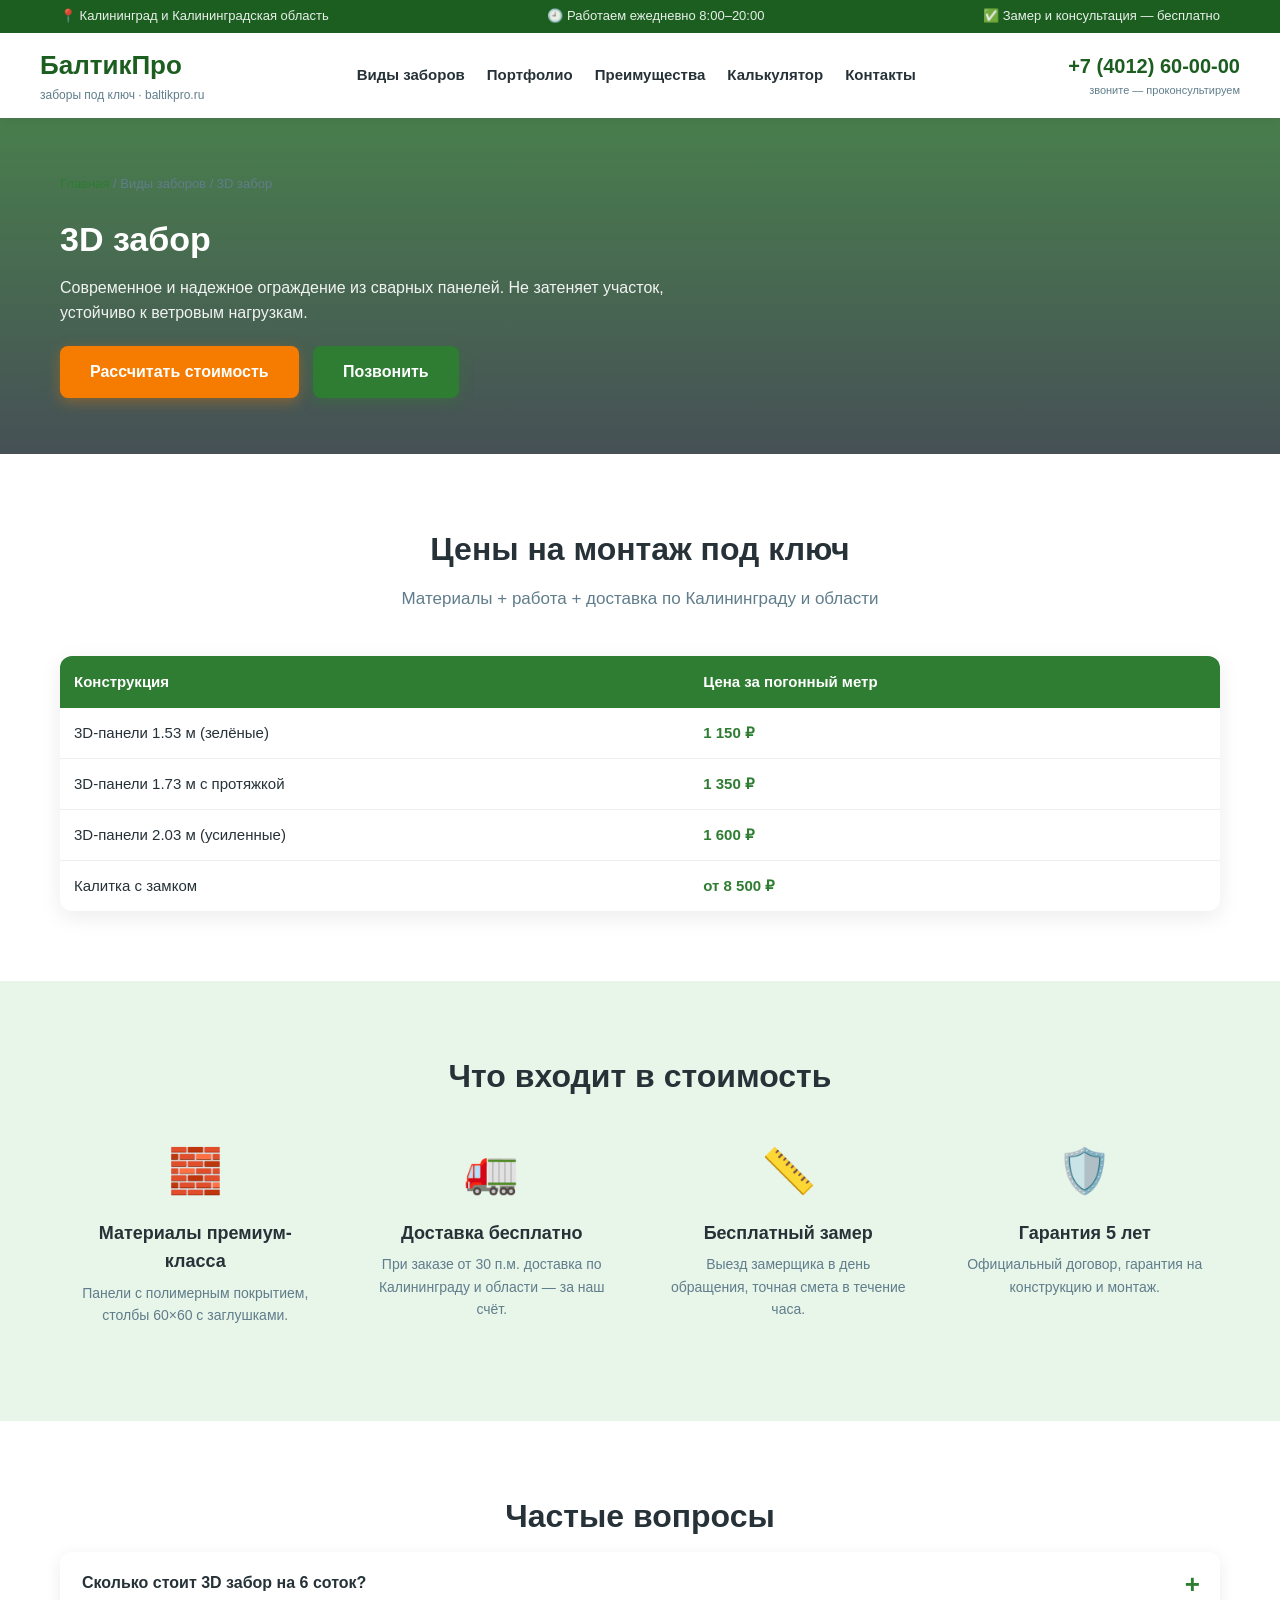
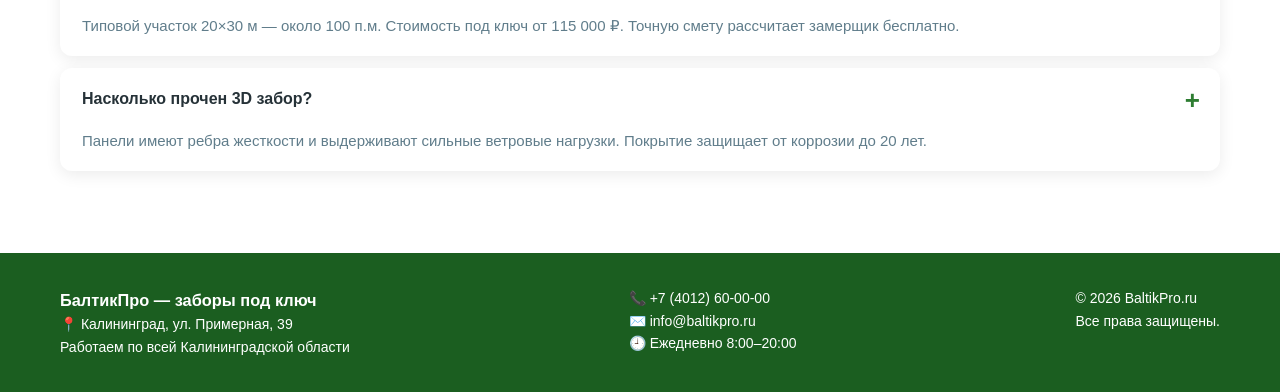
<file: 3d-zabor.html>
<!DOCTYPE html>
<html lang="ru">
<head>
    <meta charset="UTF-8">
    <meta name="viewport" content="width=device-width, initial-scale=1.0">
    <title>3D забор под ключ в Калининграде — цены | БалтикПро</title>
    <link rel="stylesheet" href="style.css">
</head>
<body>
<header>
    <div class="topbar">
        <div class="container">
            <span>📍 Калининград и Калининградская область</span>
            <span>🕘 Работаем ежедневно 8:00–20:00</span>
            <span>✅ Замер и консультация — бесплатно</span>
        </div>
    </div>
    <div class="container nav">
        <a href="index.html" class="logo">БалтикПро <small>заборы под ключ · baltikpro.ru</small></a>
        <nav class="menu" id="main-menu">
            <a href="index.html#types">Виды заборов</a>
            <a href="portfolio.html">Портфолио</a>
            <a href="index.html#adv">Преимущества</a>
            <a href="index.html#calc">Калькулятор</a>
            <a href="contacts.html">Контакты</a>
        </nav>
        <div class="nav-right">
            <a href="tel:+74012600000" class="phone">+7 (4012) 60-00-00 <small>звоните — проконсультируем</small></a>
            <button class="burger" id="burger-btn">☰</button>
        </div>
    </div>
</header>

<section class="page-hero" style="background-image: linear-gradient(rgba(27,94,32,.8),rgba(38,50,56,.85)), url('https://images.unsplash.com/photo-1568605114967-8130f3a36994?auto=format&fit=crop&w=1600&q=60');">
    <div class="container">
        <div class="breadcrumb"><a href="index.html">Главная</a> / Виды заборов / 3D забор</div>
        <h1>3D забор</h1>
        <p>Современное и надежное ограждение из сварных панелей. Не затеняет участок, устойчиво к ветровым нагрузкам.</p>
        <a href="index.html#calc" class="btn" style="margin-top:20px;">Рассчитать стоимость</a>
        <a href="tel:+74012600000" class="btn green" style="margin-top:20px; margin-left:10px;">Позвонить</a>
    </div>
</section>

<section>
    <div class="container">
        <h2 class="sec-title">Цены на монтаж под ключ</h2>
        <p class="sec-sub">Материалы + работа + доставка по Калининграду и области</p>
        <table class="price-table">
            <tr><th>Конструкция</th><th>Цена за погонный метр</th></tr>
            <tr><td>3D-панели 1.53 м (зелёные)</td><td>1 150 ₽</td></tr>
            <tr><td>3D-панели 1.73 м с протяжкой</td><td>1 350 ₽</td></tr>
            <tr><td>3D-панели 2.03 м (усиленные)</td><td>1 600 ₽</td></tr>
            <tr><td>Калитка с замком</td><td>от 8 500 ₽</td></tr>
        </table>
    </div>
</section>

<section class="adv">
    <div class="container">
        <h2 class="sec-title">Что входит в стоимость</h2>
        <div class="grid">
            <div class="adv-item"><div class="ic">🧱</div><h4>Материалы премиум-класса</h4><p>Панели с полимерным покрытием, столбы 60×60 с заглушками.</p></div>
            <div class="adv-item"><div class="ic">🚛</div><h4>Доставка бесплатно</h4><p>При заказе от 30 п.м. доставка по Калининграду и области — за наш счёт.</p></div>
            <div class="adv-item"><div class="ic">📏</div><h4>Бесплатный замер</h4><p>Выезд замерщика в день обращения, точная смета в течение часа.</p></div>
            <div class="adv-item"><div class="ic">🛡️</div><h4>Гарантия 5 лет</h4><p>Официальный договор, гарантия на конструкцию и монтаж.</p></div>
        </div>
    </div>
</section>

<section>
    <div class="container">
        <h2 class="sec-title">Частые вопросы</h2>
        <div class="faq-item"><summary>Сколько стоит 3D забор на 6 соток?</summary><p>Типовой участок 20×30 м — около 100 п.м. Стоимость под ключ от 115 000 ₽. Точную смету рассчитает замерщик бесплатно.</p></div>
        <div class="faq-item"><summary>Насколько прочен 3D забор?</summary><p>Панели имеют ребра жесткости и выдерживают сильные ветровые нагрузки. Покрытие защищает от коррозии до 20 лет.</p></div>
    </div>
</section>

<footer>
    <div class="container">
        <div><h3>БалтикПро — заборы под ключ</h3><p>📍 Калининград, ул. Примерная, 39</p><p>Работаем по всей Калининградской области</p></div>
        <div><p>📞 <a href="tel:+74012600000">+7 (4012) 60-00-00</a></p><p>✉️ <a href="mailto:info@baltikpro.ru">info@baltikpro.ru</a></p><p>🕘 Ежедневно 8:00–20:00</p></div>
        <div><p>© 2026 BaltikPro.ru</p><p>Все права защищены.</p></div>
    </div>
</footer>
<script src="script.js"></script>
</body>
</html>
</file>
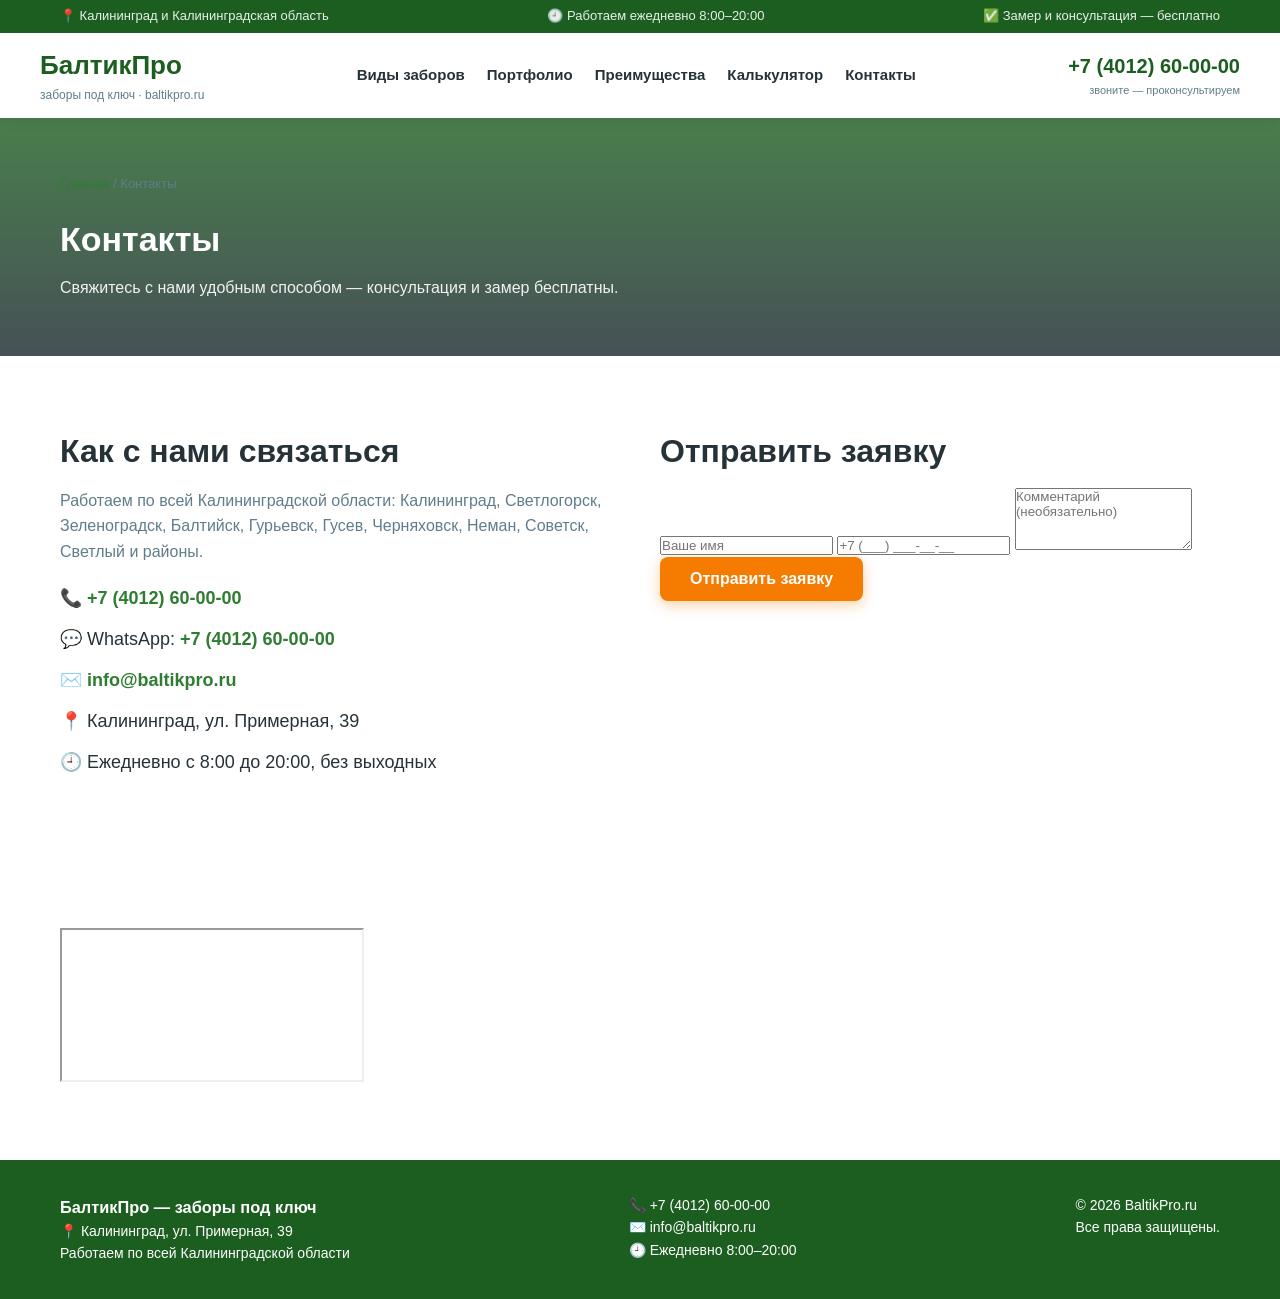
<file: contacts.html>
<!DOCTYPE html>
<html lang="ru">
<head>
    <meta charset="UTF-8">
    <meta name="viewport" content="width=device-width, initial-scale=1.0">
    <title>Контакты — БалтикПро | Заборы в Калининграде</title>
    <meta name="description" content="Контакты БалтикПро — установка заборов в Калининграде и области. Телефон: +7 (4012) 60-00-00. Адрес: Калининград, ул. Примерная, 39.">
    <link rel="stylesheet" href="style.css">
</head>
<body>
<header>
    <div class="topbar">
        <div class="container">
            <span>📍 Калининград и Калининградская область</span>
            <span>🕘 Работаем ежедневно 8:00–20:00</span>
            <span>✅ Замер и консультация — бесплатно</span>
        </div>
    </div>
    <div class="container nav">
        <a href="index.html" class="logo">БалтикПро <small>заборы под ключ · baltikpro.ru</small></a>
        <nav class="menu" id="main-menu">
            <a href="index.html#types">Виды заборов</a>
            <a href="portfolio.html">Портфолио</a>
            <a href="index.html#adv">Преимущества</a>
            <a href="index.html#calc">Калькулятор</a>
            <a href="contacts.html">Контакты</a>
        </nav>
        <div class="nav-right">
            <a href="tel:+74012600000" class="phone">+7 (4012) 60-00-00 <small>звоните — проконсультируем</small></a>
            <button class="burger" id="burger-btn">☰</button>
        </div>
    </div>
</header>

<section class="page-hero" style="background-image: linear-gradient(rgba(27,94,32,.8),rgba(38,50,56,.85)), url('https://images.unsplash.com/photo-1600585154340-be6161a56a0c?auto=format&fit=crop&w=1600&q=60');">
    <div class="container">
        <div class="breadcrumb"><a href="index.html">Главная</a> / Контакты</div>
        <h1>Контакты</h1>
        <p>Свяжитесь с нами удобным способом — консультация и замер бесплатны.</p>
    </div>
</section>

<section>
    <div class="container">
        <div class="two-col">
            <div>
                <h2 class="sec-title" style="text-align:left;">Как с нами связаться</h2>
                <p style="color:var(--gray); margin-bottom:20px;">Работаем по всей Калининградской области: Калининград, Светлогорск, Зеленоградск, Балтийск, Гурьевск, Гусев, Черняховск, Неман, Советск, Светлый и районы.</p>
                <p style="font-size:18px; margin-bottom:12px;">📞 <a href="tel:+74012600000" style="color:var(--green); font-weight:700;">+7 (4012) 60-00-00</a></p>
                <p style="font-size:18px; margin-bottom:12px;">💬 WhatsApp: <a href="https://wa.me/74012600000" style="color:var(--green); font-weight:700;">+7 (4012) 60-00-00</a></p>
                <p style="font-size:18px; margin-bottom:12px;">✉️ <a href="mailto:info@baltikpro.ru" style="color:var(--green); font-weight:700;">info@baltikpro.ru</a></p>
                <p style="font-size:18px; margin-bottom:12px;">📍 Калининград, ул. Примерная, 39</p>
                <p style="font-size:18px; margin-bottom:12px;">🕘 Ежедневно с 8:00 до 20:00, без выходных</p>
            </div>
            <div>
                <h2 class="sec-title" style="text-align:left;">Отправить заявку</h2>
                <form>
                    <input type="text" placeholder="Ваше имя" required>
                    <input type="tel" placeholder="+7 (___) ___-__-__" required>
                    <textarea placeholder="Комментарий (необязательно)" rows="4"></textarea>
                    <button type="submit" class="btn">Отправить заявку</button>
                </form>
            </div>
        </div>
    </div>
</section>

<section>
    <div class="container">
        <div class="map-box">
            <iframe src="https://www.google.com/maps/embed?pb=!1m18!1m12!1m3!1d2298.5!2d20.4522!3d54.7104!2m3!1f0!2f0!3f0!3m2!1i1024!2i768!4f13.1!3m3!1m2!1s0x0%3A0x0!2z0JrQu9C10LrRg9C90LjRjywg0LzQsNC50LzRg9C70LjQsNGA0LjRgtCw0L3QvtGB0LrQuNC5INC-0LHQuy4sIDM5!5e0!3m2!1sru!2sru!4v1234567890" allowfullscreen="" loading="lazy" referrerpolicy="no-referrer-when-downgrade"></iframe>
        </div>
    </div>
</section>

<footer>
    <div class="container">
        <div>
            <h3>БалтикПро — заборы под ключ</h3>
            <p>📍 Калининград, ул. Примерная, 39</p>
            <p>Работаем по всей Калининградской области</p>
        </div>
        <div>
            <p>📞 <a href="tel:+74012600000">+7 (4012) 60-00-00</a></p>
            <p>✉️ <a href="mailto:info@baltikpro.ru">info@baltikpro.ru</a></p>
            <p>🕘 Ежедневно 8:00–20:00</p>
        </div>
        <div>
            <p>© 2026 BaltikPro.ru</p>
            <p>Все права защищены.</p>
        </div>
    </div>
</footer>
<script src="script.js"></script>
</body>
</html>
</file>
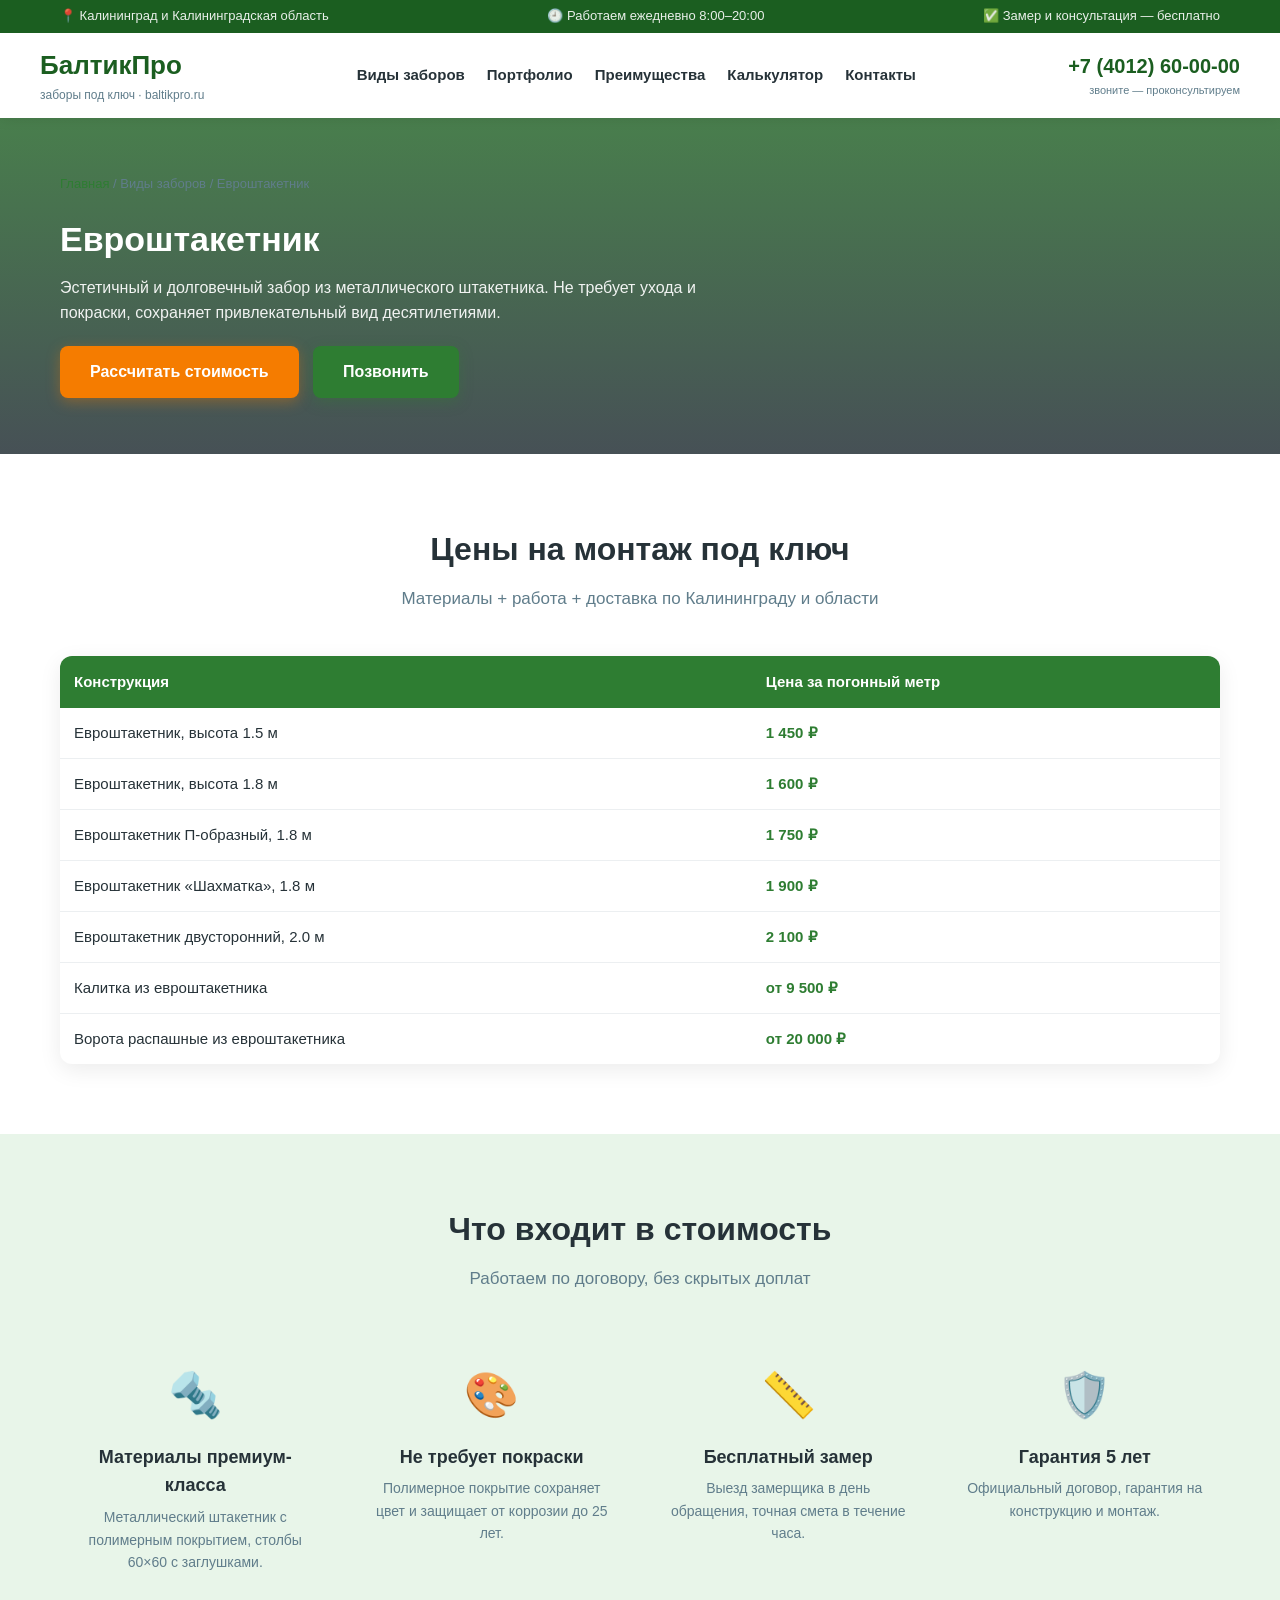
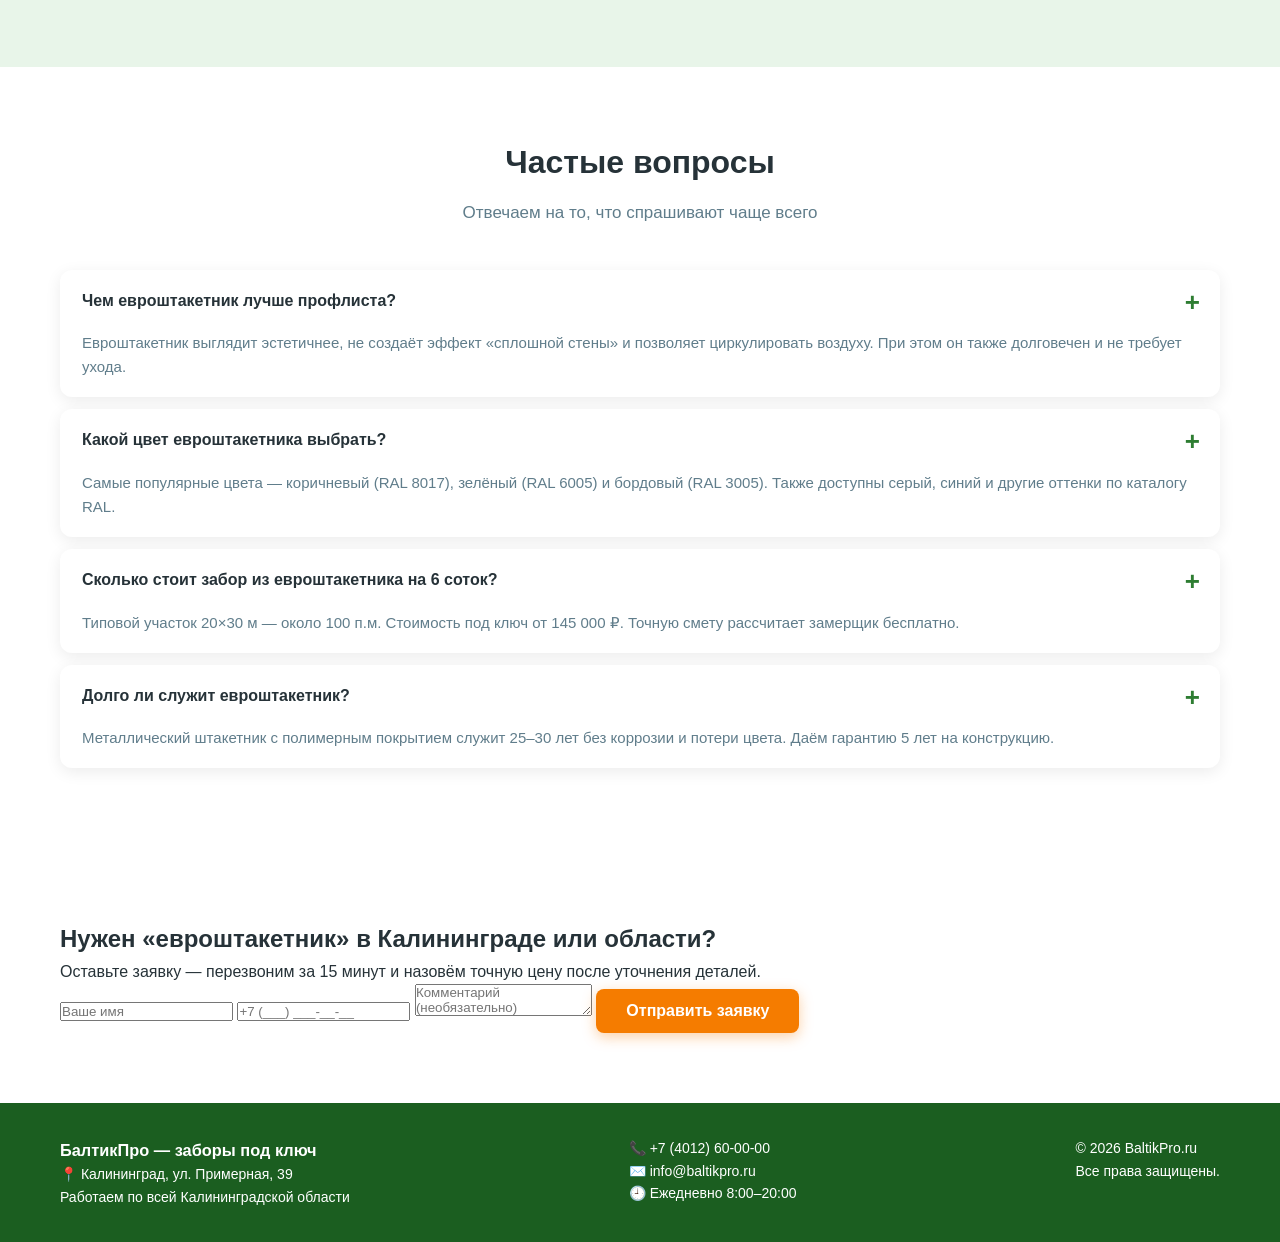
<file: evroshtaketnik.html>
<!DOCTYPE html>
<html lang="ru">
<head>
    <meta charset="UTF-8">
    <meta name="viewport" content="width=device-width, initial-scale=1.0">
    <title>Евроштакетник под ключ в Калининграде — цены | БалтикПро</title>
    <meta name="description" content="Установка забора из евроштакетника под ключ в Калининграде и области. Цены от 1 450 ₽/п.м. Бесплатный замер, гарантия 5 лет.">
    <link rel="stylesheet" href="style.css">
</head>
<body>
<header>
    <div class="topbar">
        <div class="container">
            <span>📍 Калининград и Калининградская область</span>
            <span>🕘 Работаем ежедневно 8:00–20:00</span>
            <span>✅ Замер и консультация — бесплатно</span>
        </div>
    </div>
    <div class="container nav">
        <a href="index.html" class="logo">БалтикПро <small>заборы под ключ · baltikpro.ru</small></a>
        <nav class="menu" id="main-menu">
            <a href="index.html#types">Виды заборов</a>
            <a href="portfolio.html">Портфолио</a>
            <a href="index.html#adv">Преимущества</a>
            <a href="index.html#calc">Калькулятор</a>
            <a href="contacts.html">Контакты</a>
        </nav>
        <div class="nav-right">
            <a href="tel:+74012600000" class="phone">+7 (4012) 60-00-00 <small>звоните — проконсультируем</small></a>
            <button class="burger" id="burger-btn">☰</button>
        </div>
    </div>
</header>

<section class="page-hero" style="background-image: linear-gradient(rgba(27,94,32,.8),rgba(38,50,56,.85)), url('https://images.unsplash.com/photo-1600585154340-be6161a56a0c?auto=format&fit=crop&w=1600&q=60');">
    <div class="container">
        <div class="breadcrumb"><a href="index.html">Главная</a> / Виды заборов / Евроштакетник</div>
        <h1>Евроштакетник</h1>
        <p>Эстетичный и долговечный забор из металлического штакетника. Не требует ухода и покраски, сохраняет привлекательный вид десятилетиями.</p>
        <a href="index.html#calc" class="btn" style="margin-top:20px;">Рассчитать стоимость</a>
        <a href="tel:+74012600000" class="btn green" style="margin-top:20px; margin-left:10px;">Позвонить</a>
    </div>
</section>

<section>
    <div class="container">
        <h2 class="sec-title">Цены на монтаж под ключ</h2>
        <p class="sec-sub">Материалы + работа + доставка по Калининграду и области</p>
        <table class="price-table">
            <tr><th>Конструкция</th><th>Цена за погонный метр</th></tr>
            <tr><td>Евроштакетник, высота 1.5 м</td><td>1 450 ₽</td></tr>
            <tr><td>Евроштакетник, высота 1.8 м</td><td>1 600 ₽</td></tr>
            <tr><td>Евроштакетник П-образный, 1.8 м</td><td>1 750 ₽</td></tr>
            <tr><td>Евроштакетник «Шахматка», 1.8 м</td><td>1 900 ₽</td></tr>
            <tr><td>Евроштакетник двусторонний, 2.0 м</td><td>2 100 ₽</td></tr>
            <tr><td>Калитка из евроштакетника</td><td>от 9 500 ₽</td></tr>
            <tr><td>Ворота распашные из евроштакетника</td><td>от 20 000 ₽</td></tr>
        </table>
    </div>
</section>

<section class="adv">
    <div class="container">
        <h2 class="sec-title">Что входит в стоимость</h2>
        <p class="sec-sub">Работаем по договору, без скрытых доплат</p>
        <div class="grid">
            <div class="adv-item">
                <div class="ic">🔩</div>
                <h4>Материалы премиум-класса</h4>
                <p>Металлический штакетник с полимерным покрытием, столбы 60×60 с заглушками.</p>
            </div>
            <div class="adv-item">
                <div class="ic">🎨</div>
                <h4>Не требует покраски</h4>
                <p>Полимерное покрытие сохраняет цвет и защищает от коррозии до 25 лет.</p>
            </div>
            <div class="adv-item">
                <div class="ic">📏</div>
                <h4>Бесплатный замер</h4>
                <p>Выезд замерщика в день обращения, точная смета в течение часа.</p>
            </div>
            <div class="adv-item">
                <div class="ic">🛡️</div>
                <h4>Гарантия 5 лет</h4>
                <p>Официальный договор, гарантия на конструкцию и монтаж.</p>
            </div>
        </div>
    </div>
</section>

<section>
    <div class="container">
        <h2 class="sec-title">Частые вопросы</h2>
        <p class="sec-sub">Отвечаем на то, что спрашивают чаще всего</p>
        <div class="faq-item">
            <summary>Чем евроштакетник лучше профлиста?</summary>
            <p>Евроштакетник выглядит эстетичнее, не создаёт эффект «сплошной стены» и позволяет циркулировать воздуху. При этом он также долговечен и не требует ухода.</p>
        </div>
        <div class="faq-item">
            <summary>Какой цвет евроштакетника выбрать?</summary>
            <p>Самые популярные цвета — коричневый (RAL 8017), зелёный (RAL 6005) и бордовый (RAL 3005). Также доступны серый, синий и другие оттенки по каталогу RAL.</p>
        </div>
        <div class="faq-item">
            <summary>Сколько стоит забор из евроштакетника на 6 соток?</summary>
            <p>Типовой участок 20×30 м — около 100 п.м. Стоимость под ключ от 145 000 ₽. Точную смету рассчитает замерщик бесплатно.</p>
        </div>
        <div class="faq-item">
            <summary>Долго ли служит евроштакетник?</summary>
            <p>Металлический штакетник с полимерным покрытием служит 25–30 лет без коррозии и потери цвета. Даём гарантию 5 лет на конструкцию.</p>
        </div>
    </div>
</section>

<section class="cta">
    <div class="container">
        <h2>Нужен «евроштакетник» в Калининграде или области?</h2>
        <p>Оставьте заявку — перезвоним за 15 минут и назовём точную цену после уточнения деталей.</p>
        <form>
            <input type="text" placeholder="Ваше имя" required>
            <input type="tel" placeholder="+7 (___) ___-__-__" required>
            <textarea placeholder="Комментарий (необязательно)"></textarea>
            <button type="submit" class="btn">Отправить заявку</button>
        </form>
    </div>
</section>

<footer>
    <div class="container">
        <div>
            <h3>БалтикПро — заборы под ключ</h3>
            <p>📍 Калининград, ул. Примерная, 39</p>
            <p>Работаем по всей Калининградской области</p>
        </div>
        <div>
            <p>📞 <a href="tel:+74012600000">+7 (4012) 60-00-00</a></p>
            <p>✉️ <a href="mailto:info@baltikpro.ru">info@baltikpro.ru</a></p>
            <p>🕘 Ежедневно 8:00–20:00</p>
        </div>
        <div>
            <p>© 2026 BaltikPro.ru</p>
            <p>Все права защищены.</p>
        </div>
    </div>
</footer>
<script src="script.js"></script>
</body>
</html>
</file>
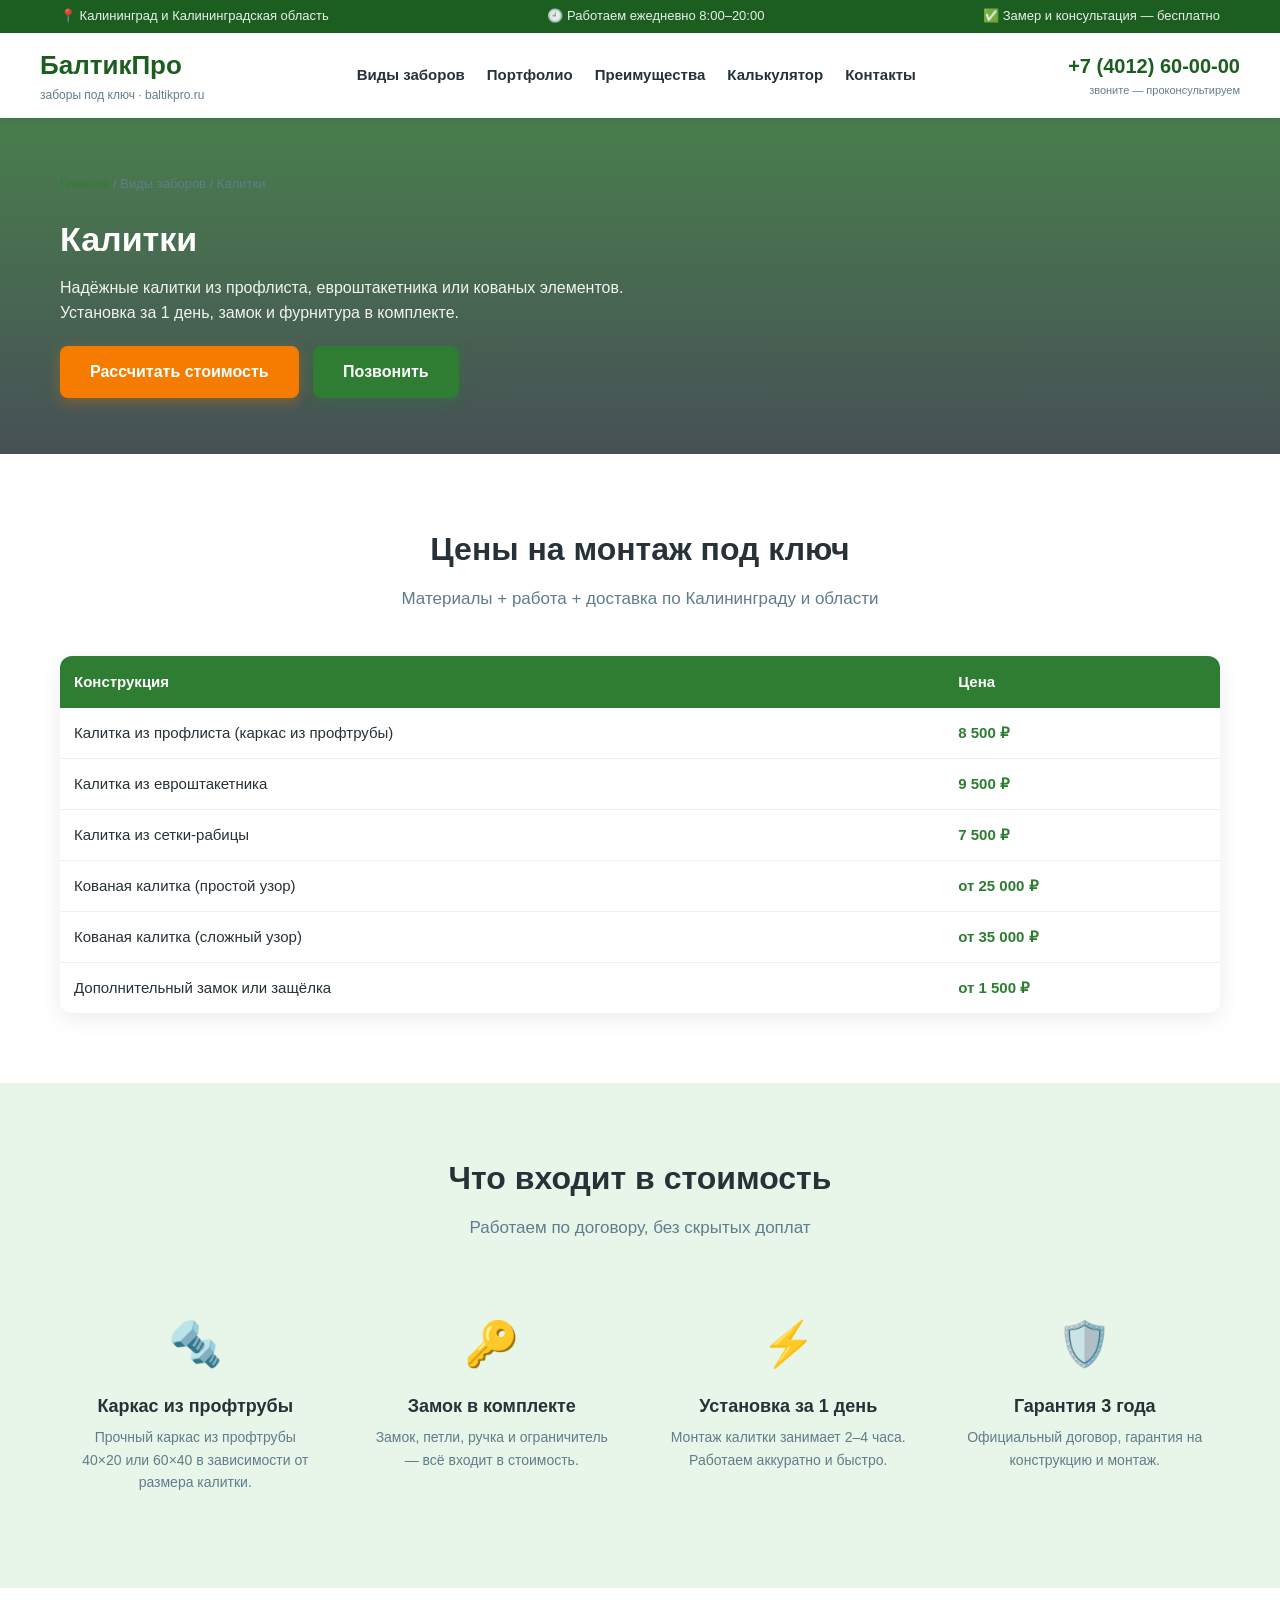
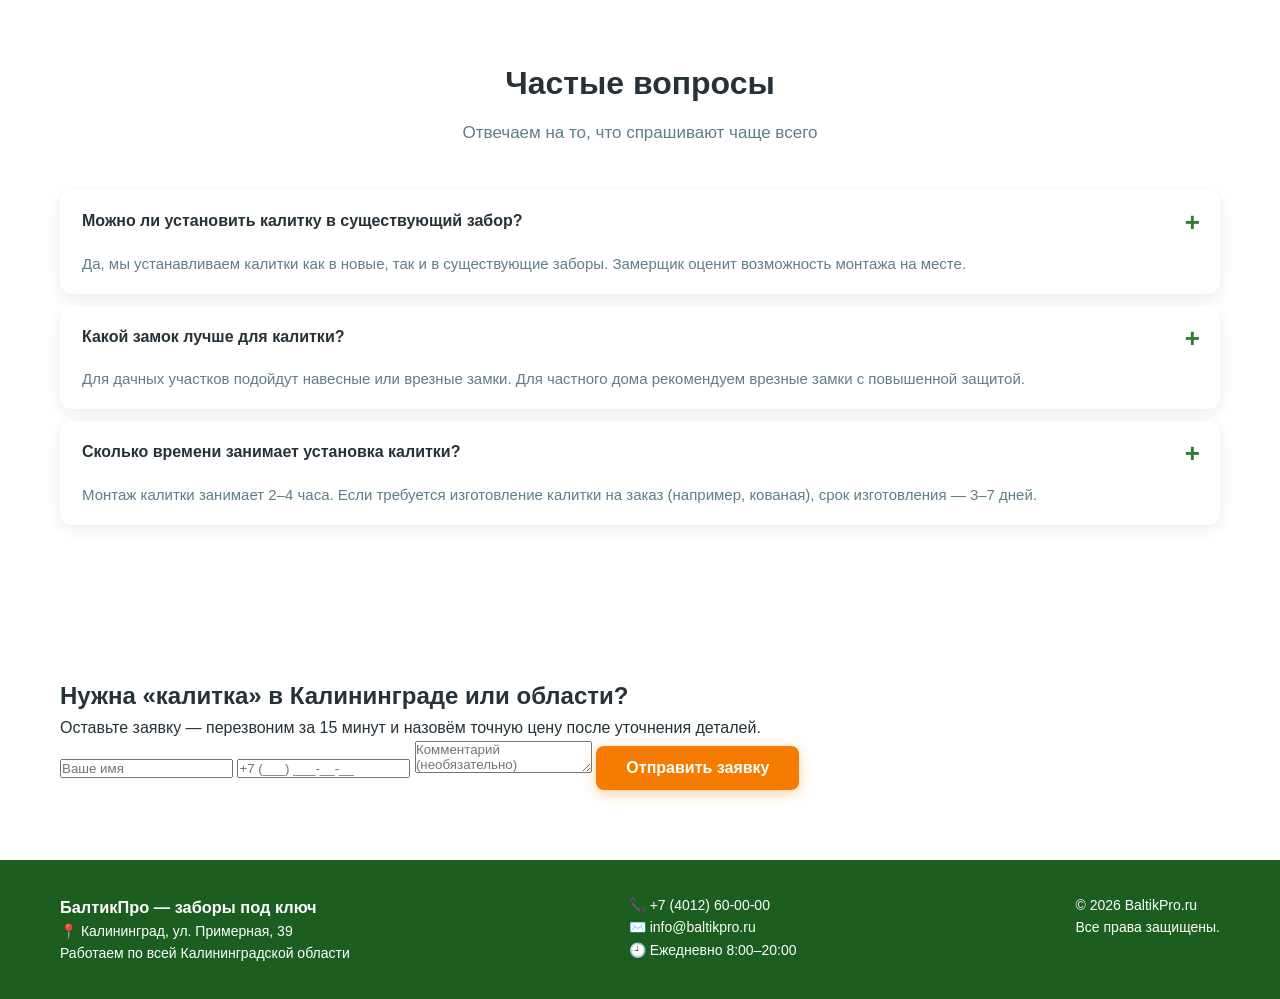
<file: kalitki.html>
<!DOCTYPE html>
<html lang="ru">
<head>
    <meta charset="UTF-8">
    <meta name="viewport" content="width=device-width, initial-scale=1.0">
    <title>Калитки под ключ в Калининграде — цены | БалтикПро</title>
    <meta name="description" content="Установка калиток под ключ в Калининграде и области. Цены от 8 500 ₽. Калитки из профлиста, евроштакетника, кованые. Гарантия 3 года.">
    <link rel="stylesheet" href="style.css">
</head>
<body>
<header>
    <div class="topbar">
        <div class="container">
            <span>📍 Калининград и Калининградская область</span>
            <span>🕘 Работаем ежедневно 8:00–20:00</span>
            <span>✅ Замер и консультация — бесплатно</span>
        </div>
    </div>
    <div class="container nav">
        <a href="index.html" class="logo">БалтикПро <small>заборы под ключ · baltikpro.ru</small></a>
        <nav class="menu" id="main-menu">
            <a href="index.html#types">Виды заборов</a>
            <a href="portfolio.html">Портфолио</a>
            <a href="index.html#adv">Преимущества</a>
            <a href="index.html#calc">Калькулятор</a>
            <a href="contacts.html">Контакты</a>
        </nav>
        <div class="nav-right">
            <a href="tel:+74012600000" class="phone">+7 (4012) 60-00-00 <small>звоните — проконсультируем</small></a>
            <button class="burger" id="burger-btn">☰</button>
        </div>
    </div>
</header>

<section class="page-hero" style="background-image: linear-gradient(rgba(27,94,32,.8),rgba(38,50,56,.85)), url('https://images.unsplash.com/photo-1600566752355-35792bedcfea?auto=format&fit=crop&w=1600&q=60');">
    <div class="container">
        <div class="breadcrumb"><a href="index.html">Главная</a> / Виды заборов / Калитки</div>
        <h1>Калитки</h1>
        <p>Надёжные калитки из профлиста, евроштакетника или кованых элементов. Установка за 1 день, замок и фурнитура в комплекте.</p>
        <a href="index.html#calc" class="btn" style="margin-top:20px;">Рассчитать стоимость</a>
        <a href="tel:+74012600000" class="btn green" style="margin-top:20px; margin-left:10px;">Позвонить</a>
    </div>
</section>

<section>
    <div class="container">
        <h2 class="sec-title">Цены на монтаж под ключ</h2>
        <p class="sec-sub">Материалы + работа + доставка по Калининграду и области</p>
        <table class="price-table">
            <tr><th>Конструкция</th><th>Цена</th></tr>
            <tr><td>Калитка из профлиста (каркас из профтрубы)</td><td>8 500 ₽</td></tr>
            <tr><td>Калитка из евроштакетника</td><td>9 500 ₽</td></tr>
            <tr><td>Калитка из сетки-рабицы</td><td>7 500 ₽</td></tr>
            <tr><td>Кованая калитка (простой узор)</td><td>от 25 000 ₽</td></tr>
            <tr><td>Кованая калитка (сложный узор)</td><td>от 35 000 ₽</td></tr>
            <tr><td>Дополнительный замок или защёлка</td><td>от 1 500 ₽</td></tr>
        </table>
    </div>
</section>

<section class="adv">
    <div class="container">
        <h2 class="sec-title">Что входит в стоимость</h2>
        <p class="sec-sub">Работаем по договору, без скрытых доплат</p>
        <div class="grid">
            <div class="adv-item">
                <div class="ic">🔩</div>
                <h4>Каркас из профтрубы</h4>
                <p>Прочный каркас из профтрубы 40×20 или 60×40 в зависимости от размера калитки.</p>
            </div>
            <div class="adv-item">
                <div class="ic">🔑</div>
                <h4>Замок в комплекте</h4>
                <p>Замок, петли, ручка и ограничитель — всё входит в стоимость.</p>
            </div>
            <div class="adv-item">
                <div class="ic">⚡</div>
                <h4>Установка за 1 день</h4>
                <p>Монтаж калитки занимает 2–4 часа. Работаем аккуратно и быстро.</p>
            </div>
            <div class="adv-item">
                <div class="ic">🛡️</div>
                <h4>Гарантия 3 года</h4>
                <p>Официальный договор, гарантия на конструкцию и монтаж.</p>
            </div>
        </div>
    </div>
</section>

<section>
    <div class="container">
        <h2 class="sec-title">Частые вопросы</h2>
        <p class="sec-sub">Отвечаем на то, что спрашивают чаще всего</p>
        <div class="faq-item">
            <summary>Можно ли установить калитку в существующий забор?</summary>
            <p>Да, мы устанавливаем калитки как в новые, так и в существующие заборы. Замерщик оценит возможность монтажа на месте.</p>
        </div>
        <div class="faq-item">
            <summary>Какой замок лучше для калитки?</summary>
            <p>Для дачных участков подойдут навесные или врезные замки. Для частного дома рекомендуем врезные замки с повышенной защитой.</p>
        </div>
        <div class="faq-item">
            <summary>Сколько времени занимает установка калитки?</summary>
            <p>Монтаж калитки занимает 2–4 часа. Если требуется изготовление калитки на заказ (например, кованая), срок изготовления — 3–7 дней.</p>
        </div>
    </div>
</section>

<section class="cta">
    <div class="container">
        <h2>Нужна «калитка» в Калининграде или области?</h2>
        <p>Оставьте заявку — перезвоним за 15 минут и назовём точную цену после уточнения деталей.</p>
        <form>
            <input type="text" placeholder="Ваше имя" required>
            <input type="tel" placeholder="+7 (___) ___-__-__" required>
            <textarea placeholder="Комментарий (необязательно)"></textarea>
            <button type="submit" class="btn">Отправить заявку</button>
        </form>
    </div>
</section>

<footer>
    <div class="container">
        <div>
            <h3>БалтикПро — заборы под ключ</h3>
            <p>📍 Калининград, ул. Примерная, 39</p>
            <p>Работаем по всей Калининградской области</p>
        </div>
        <div>
            <p>📞 <a href="tel:+74012600000">+7 (4012) 60-00-00</a></p>
            <p>✉️ <a href="mailto:info@baltikpro.ru">info@baltikpro.ru</a></p>
            <p>🕘 Ежедневно 8:00–20:00</p>
        </div>
        <div>
            <p>© 2026 BaltikPro.ru</p>
            <p>Все права защищены.</p>
        </div>
    </div>
</footer>
<script src="script.js"></script>
</body>
</html>
</file>
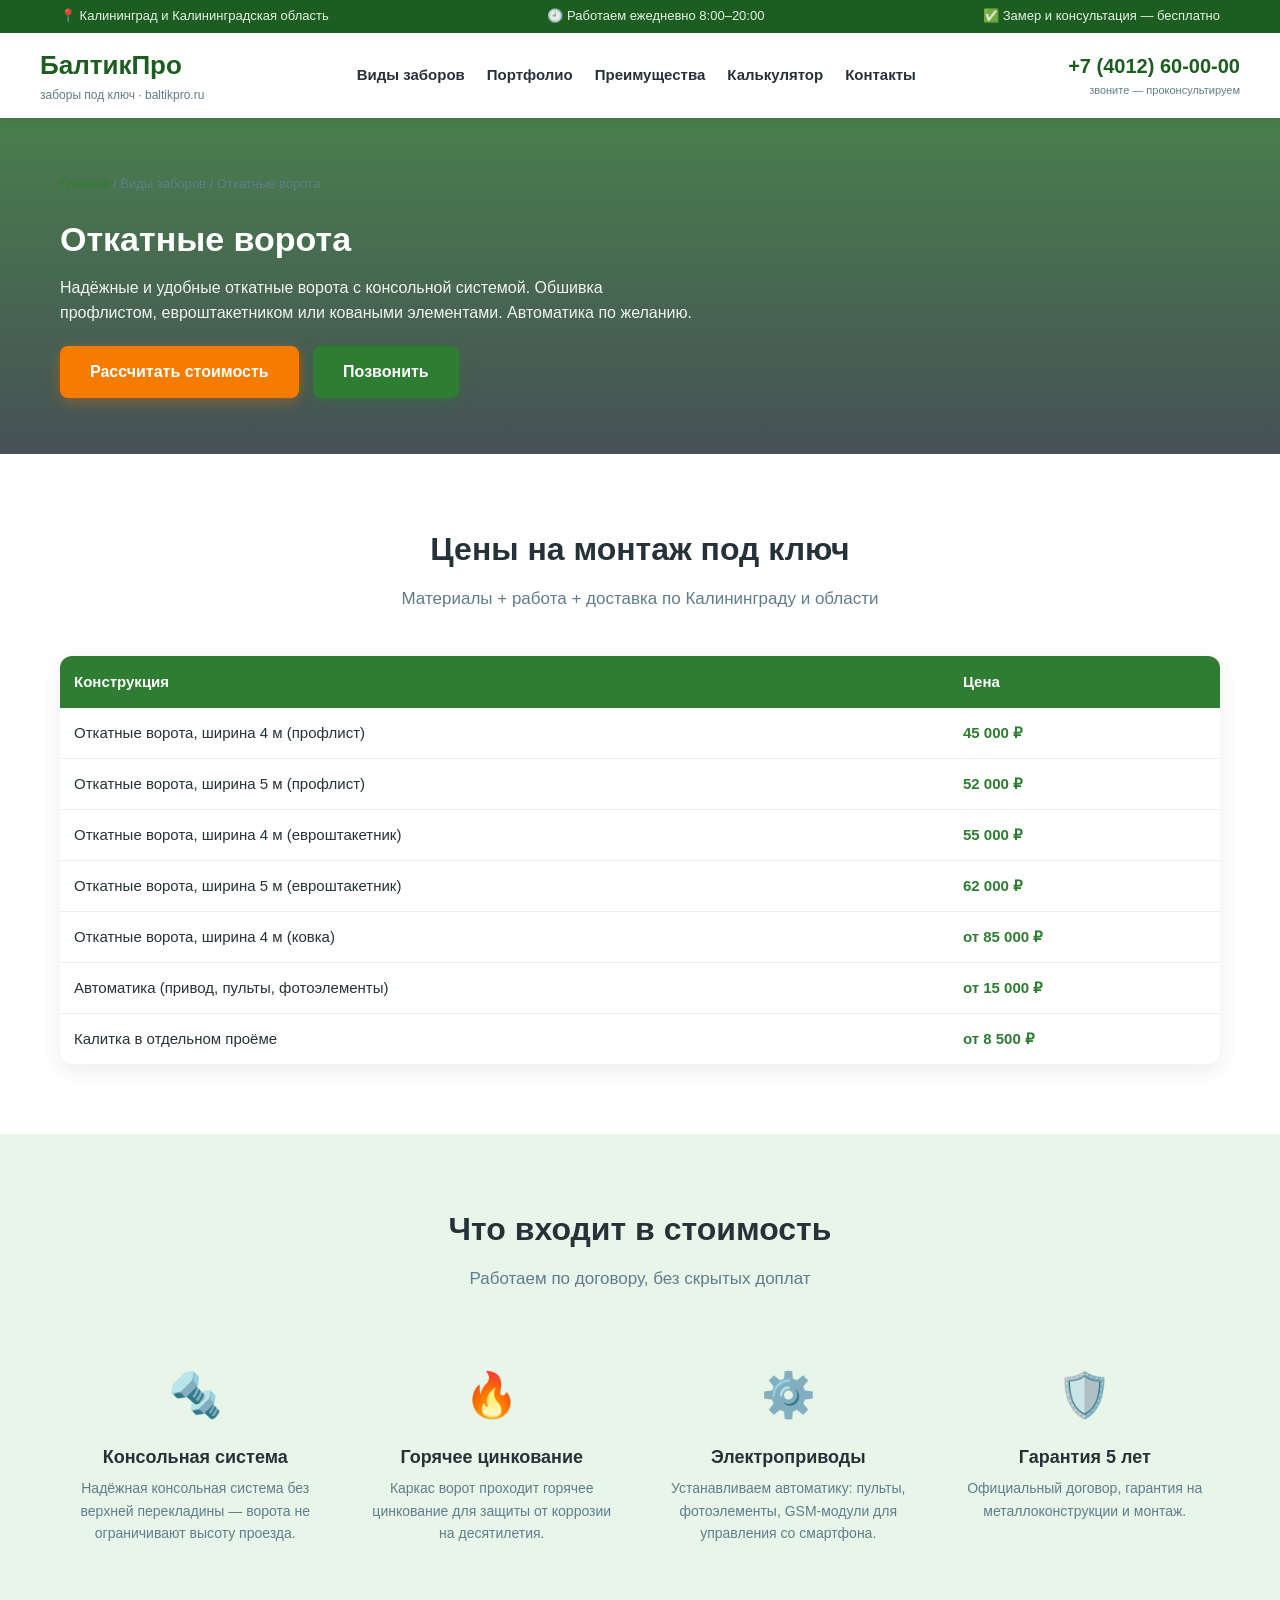
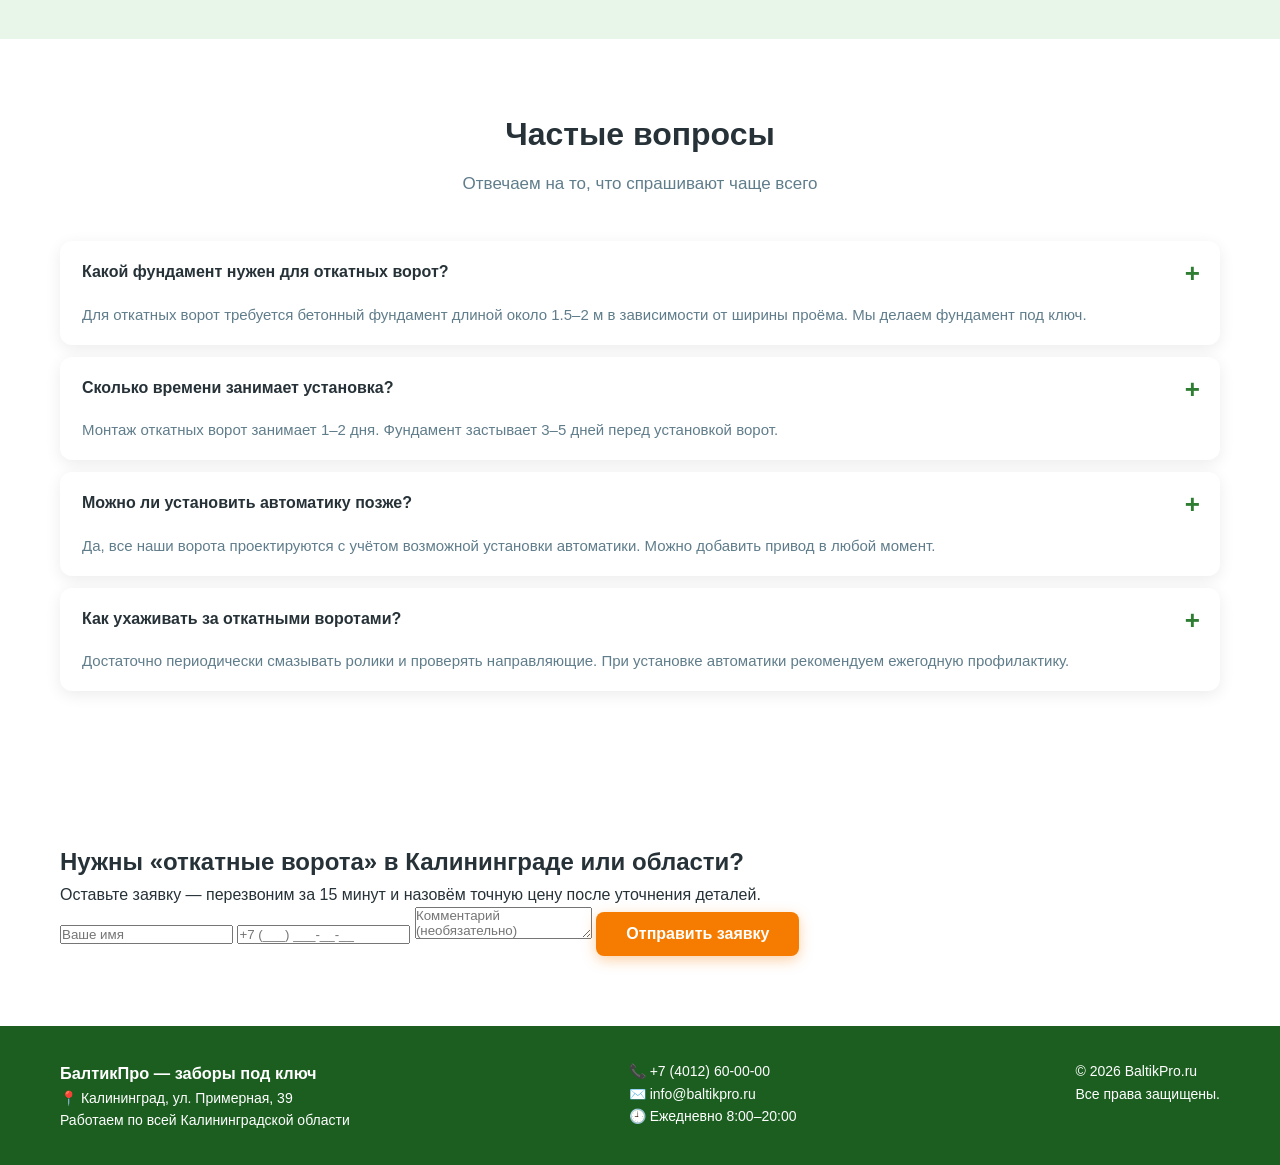
<file: otkatnye-vorota.html>
<!DOCTYPE html>
<html lang="ru">
<head>
    <meta charset="UTF-8">
    <meta name="viewport" content="width=device-width, initial-scale=1.0">
    <title>Откатные ворота под ключ в Калининграде — цены | БалтикПро</title>
    <meta name="description" content="Установка откатных ворот под ключ в Калининграде и области. Цены от 45 000 ₽. Консольная система, автоматика, гарантия 5 лет.">
    <link rel="stylesheet" href="style.css">
</head>
<body>
<header>
    <div class="topbar">
        <div class="container">
            <span>📍 Калининград и Калининградская область</span>
            <span>🕘 Работаем ежедневно 8:00–20:00</span>
            <span>✅ Замер и консультация — бесплатно</span>
        </div>
    </div>
    <div class="container nav">
        <a href="index.html" class="logo">БалтикПро <small>заборы под ключ · baltikpro.ru</small></a>
        <nav class="menu" id="main-menu">
            <a href="index.html#types">Виды заборов</a>
            <a href="portfolio.html">Портфолио</a>
            <a href="index.html#adv">Преимущества</a>
            <a href="index.html#calc">Калькулятор</a>
            <a href="contacts.html">Контакты</a>
        </nav>
        <div class="nav-right">
            <a href="tel:+74012600000" class="phone">+7 (4012) 60-00-00 <small>звоните — проконсультируем</small></a>
            <button class="burger" id="burger-btn">☰</button>
        </div>
    </div>
</header>

<section class="page-hero" style="background-image: linear-gradient(rgba(27,94,32,.8),rgba(38,50,56,.85)), url('https://images.unsplash.com/photo-1564013799919-ab600027ffc6?auto=format&fit=crop&w=1600&q=60');">
    <div class="container">
        <div class="breadcrumb"><a href="index.html">Главная</a> / Виды заборов / Откатные ворота</div>
        <h1>Откатные ворота</h1>
        <p>Надёжные и удобные откатные ворота с консольной системой. Обшивка профлистом, евроштакетником или коваными элементами. Автоматика по желанию.</p>
        <a href="index.html#calc" class="btn" style="margin-top:20px;">Рассчитать стоимость</a>
        <a href="tel:+74012600000" class="btn green" style="margin-top:20px; margin-left:10px;">Позвонить</a>
    </div>
</section>

<section>
    <div class="container">
        <h2 class="sec-title">Цены на монтаж под ключ</h2>
        <p class="sec-sub">Материалы + работа + доставка по Калининграду и области</p>
        <table class="price-table">
            <tr><th>Конструкция</th><th>Цена</th></tr>
            <tr><td>Откатные ворота, ширина 4 м (профлист)</td><td>45 000 ₽</td></tr>
            <tr><td>Откатные ворота, ширина 5 м (профлист)</td><td>52 000 ₽</td></tr>
            <tr><td>Откатные ворота, ширина 4 м (евроштакетник)</td><td>55 000 ₽</td></tr>
            <tr><td>Откатные ворота, ширина 5 м (евроштакетник)</td><td>62 000 ₽</td></tr>
            <tr><td>Откатные ворота, ширина 4 м (ковка)</td><td>от 85 000 ₽</td></tr>
            <tr><td>Автоматика (привод, пульты, фотоэлементы)</td><td>от 15 000 ₽</td></tr>
            <tr><td>Калитка в отдельном проёме</td><td>от 8 500 ₽</td></tr>
        </table>
    </div>
</section>

<section class="adv">
    <div class="container">
        <h2 class="sec-title">Что входит в стоимость</h2>
        <p class="sec-sub">Работаем по договору, без скрытых доплат</p>
        <div class="grid">
            <div class="adv-item">
                <div class="ic">🔩</div>
                <h4>Консольная система</h4>
                <p>Надёжная консольная система без верхней перекладины — ворота не ограничивают высоту проезда.</p>
            </div>
            <div class="adv-item">
                <div class="ic">🔥</div>
                <h4>Горячее цинкование</h4>
                <p>Каркас ворот проходит горячее цинкование для защиты от коррозии на десятилетия.</p>
            </div>
            <div class="adv-item">
                <div class="ic">⚙️</div>
                <h4>Электроприводы</h4>
                <p>Устанавливаем автоматику: пульты, фотоэлементы, GSM-модули для управления со смартфона.</p>
            </div>
            <div class="adv-item">
                <div class="ic">🛡️</div>
                <h4>Гарантия 5 лет</h4>
                <p>Официальный договор, гарантия на металлоконструкции и монтаж.</p>
            </div>
        </div>
    </div>
</section>

<section>
    <div class="container">
        <h2 class="sec-title">Частые вопросы</h2>
        <p class="sec-sub">Отвечаем на то, что спрашивают чаще всего</p>
        <div class="faq-item">
            <summary>Какой фундамент нужен для откатных ворот?</summary>
            <p>Для откатных ворот требуется бетонный фундамент длиной около 1.5–2 м в зависимости от ширины проёма. Мы делаем фундамент под ключ.</p>
        </div>
        <div class="faq-item">
            <summary>Сколько времени занимает установка?</summary>
            <p>Монтаж откатных ворот занимает 1–2 дня. Фундамент застывает 3–5 дней перед установкой ворот.</p>
        </div>
        <div class="faq-item">
            <summary>Можно ли установить автоматику позже?</summary>
            <p>Да, все наши ворота проектируются с учётом возможной установки автоматики. Можно добавить привод в любой момент.</p>
        </div>
        <div class="faq-item">
            <summary>Как ухаживать за откатными воротами?</summary>
            <p>Достаточно периодически смазывать ролики и проверять направляющие. При установке автоматики рекомендуем ежегодную профилактику.</p>
        </div>
    </div>
</section>

<section class="cta">
    <div class="container">
        <h2>Нужны «откатные ворота» в Калининграде или области?</h2>
        <p>Оставьте заявку — перезвоним за 15 минут и назовём точную цену после уточнения деталей.</p>
        <form>
            <input type="text" placeholder="Ваше имя" required>
            <input type="tel" placeholder="+7 (___) ___-__-__" required>
            <textarea placeholder="Комментарий (необязательно)"></textarea>
            <button type="submit" class="btn">Отправить заявку</button>
        </form>
    </div>
</section>

<footer>
    <div class="container">
        <div>
            <h3>БалтикПро — заборы под ключ</h3>
            <p>📍 Калининград, ул. Примерная, 39</p>
            <p>Работаем по всей Калининградской области</p>
        </div>
        <div>
            <p>📞 <a href="tel:+74012600000">+7 (4012) 60-00-00</a></p>
            <p>✉️ <a href="mailto:info@baltikpro.ru">info@baltikpro.ru</a></p>
            <p>🕘 Ежедневно 8:00–20:00</p>
        </div>
        <div>
            <p>© 2026 BaltikPro.ru</p>
            <p>Все права защищены.</p>
        </div>
    </div>
</footer>
<script src="script.js"></script>
</body>
</html>
</file>
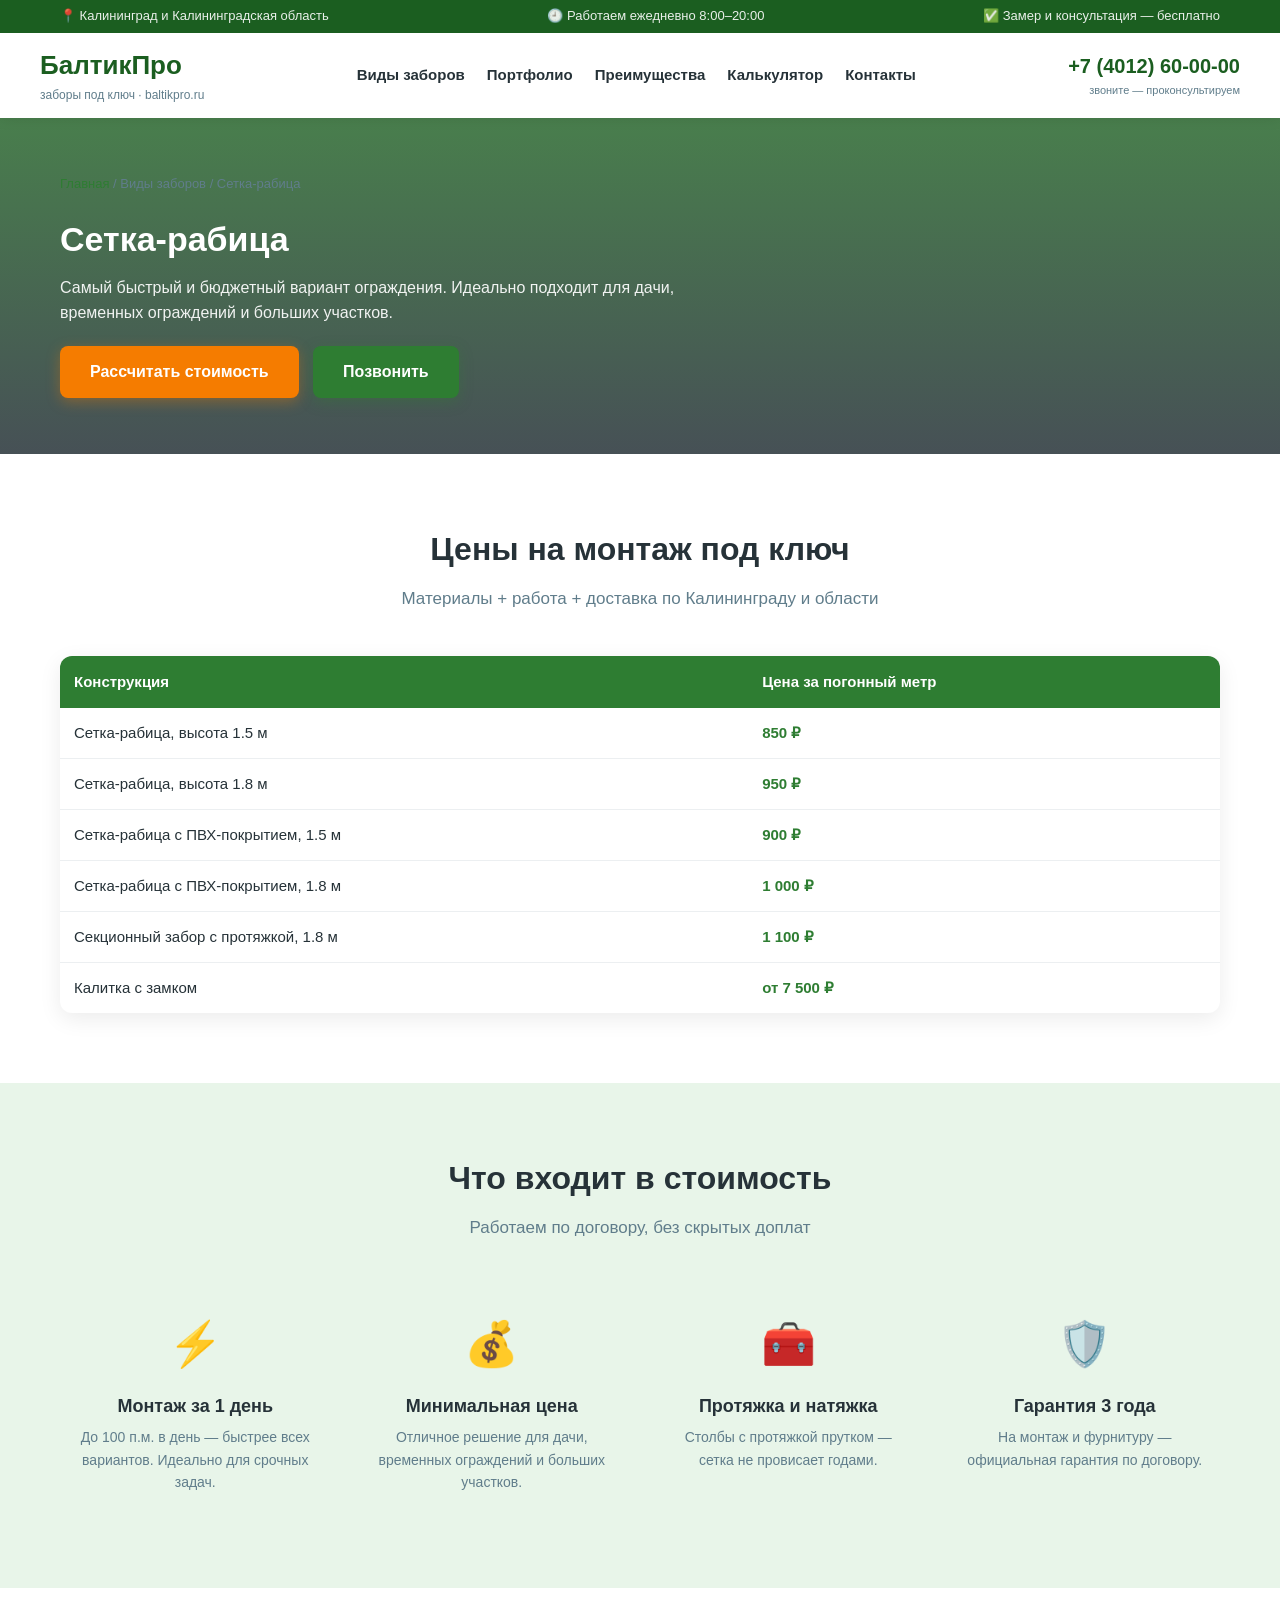
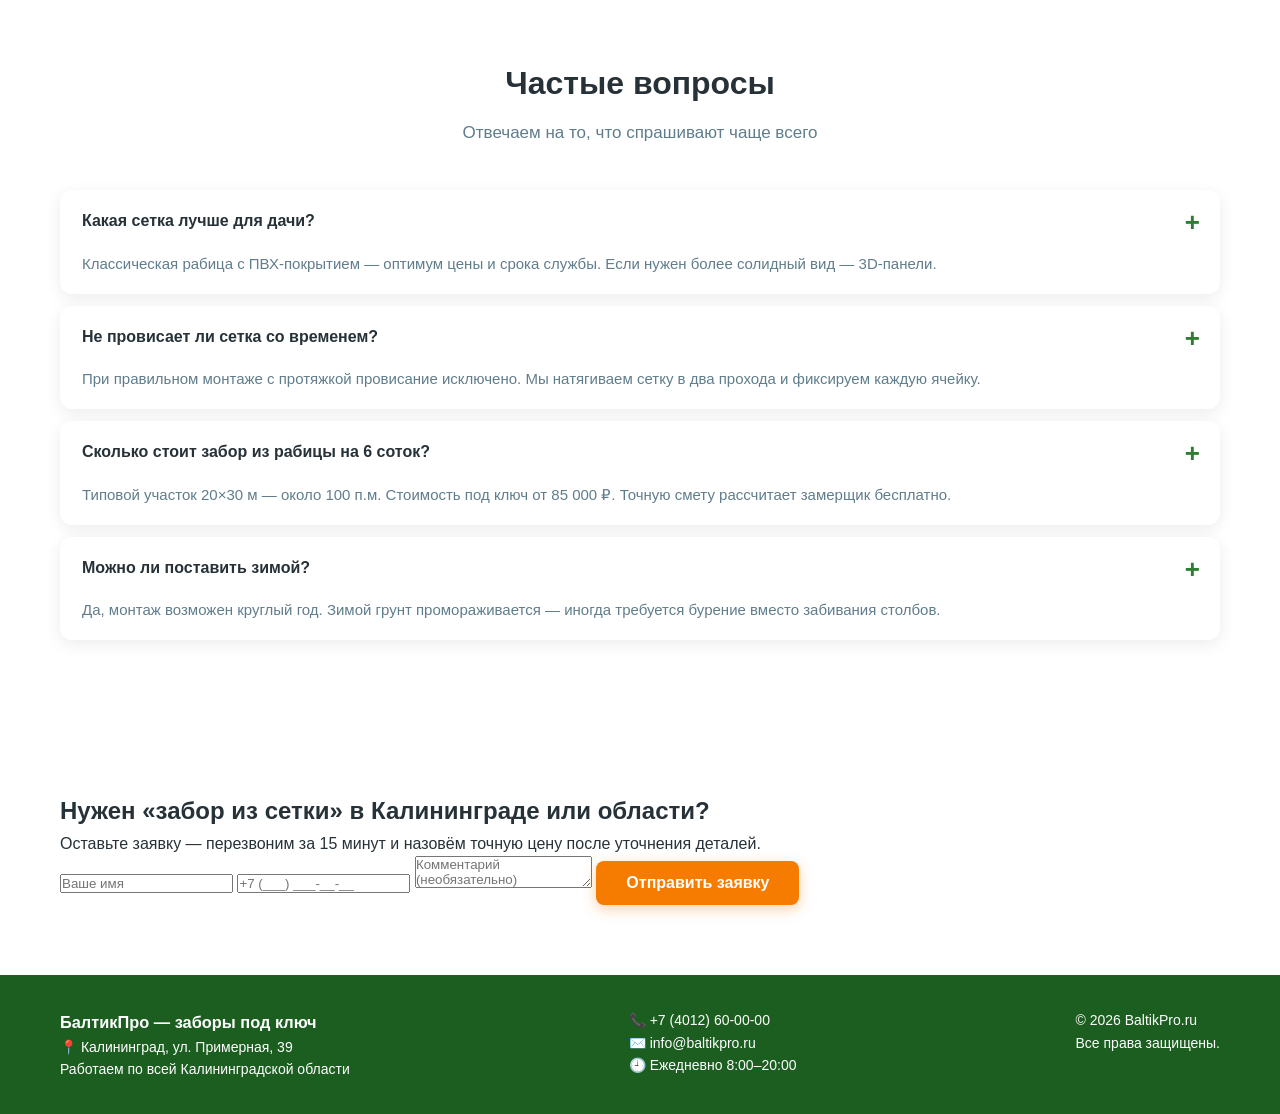
<file: setka-rabitsa.html>
<!DOCTYPE html>
<html lang="ru">
<head>
    <meta charset="UTF-8">
    <meta name="viewport" content="width=device-width, initial-scale=1.0">
    <title>Сетка-рабица под ключ в Калининграде — цены | БалтикПро</title>
    <meta name="description" content="Установка забора из сетки-рабицы под ключ в Калининграде и области. Цены от 850 ₽/п.м. Монтаж за 1 день, гарантия 3 года.">
    <link rel="stylesheet" href="style.css">
</head>
<body>
<header>
    <div class="topbar">
        <div class="container">
            <span>📍 Калининград и Калининградская область</span>
            <span>🕘 Работаем ежедневно 8:00–20:00</span>
            <span>✅ Замер и консультация — бесплатно</span>
        </div>
    </div>
    <div class="container nav">
        <a href="index.html" class="logo">БалтикПро <small>заборы под ключ · baltikpro.ru</small></a>
        <nav class="menu" id="main-menu">
            <a href="index.html#types">Виды заборов</a>
            <a href="portfolio.html">Портфолио</a>
            <a href="index.html#adv">Преимущества</a>
            <a href="index.html#calc">Калькулятор</a>
            <a href="contacts.html">Контакты</a>
        </nav>
        <div class="nav-right">
            <a href="tel:+74012600000" class="phone">+7 (4012) 60-00-00 <small>звоните — проконсультируем</small></a>
            <button class="burger" id="burger-btn">☰</button>
        </div>
    </div>
</header>

<section class="page-hero" style="background-image: linear-gradient(rgba(27,94,32,.8),rgba(38,50,56,.85)), url('https://images.unsplash.com/photo-1600607687939-ce8a6c25118c?auto=format&fit=crop&w=1600&q=60');">
    <div class="container">
        <div class="breadcrumb"><a href="index.html">Главная</a> / Виды заборов / Сетка-рабица</div>
        <h1>Сетка-рабица</h1>
        <p>Самый быстрый и бюджетный вариант ограждения. Идеально подходит для дачи, временных ограждений и больших участков.</p>
        <a href="index.html#calc" class="btn" style="margin-top:20px;">Рассчитать стоимость</a>
        <a href="tel:+74012600000" class="btn green" style="margin-top:20px; margin-left:10px;">Позвонить</a>
    </div>
</section>

<section>
    <div class="container">
        <h2 class="sec-title">Цены на монтаж под ключ</h2>
        <p class="sec-sub">Материалы + работа + доставка по Калининграду и области</p>
        <table class="price-table">
            <tr><th>Конструкция</th><th>Цена за погонный метр</th></tr>
            <tr><td>Сетка-рабица, высота 1.5 м</td><td>850 ₽</td></tr>
            <tr><td>Сетка-рабица, высота 1.8 м</td><td>950 ₽</td></tr>
            <tr><td>Сетка-рабица с ПВХ-покрытием, 1.5 м</td><td>900 ₽</td></tr>
            <tr><td>Сетка-рабица с ПВХ-покрытием, 1.8 м</td><td>1 000 ₽</td></tr>
            <tr><td>Секционный забор с протяжкой, 1.8 м</td><td>1 100 ₽</td></tr>
            <tr><td>Калитка с замком</td><td>от 7 500 ₽</td></tr>
        </table>
    </div>
</section>

<section class="adv">
    <div class="container">
        <h2 class="sec-title">Что входит в стоимость</h2>
        <p class="sec-sub">Работаем по договору, без скрытых доплат</p>
        <div class="grid">
            <div class="adv-item">
                <div class="ic">⚡</div>
                <h4>Монтаж за 1 день</h4>
                <p>До 100 п.м. в день — быстрее всех вариантов. Идеально для срочных задач.</p>
            </div>
            <div class="adv-item">
                <div class="ic">💰</div>
                <h4>Минимальная цена</h4>
                <p>Отличное решение для дачи, временных ограждений и больших участков.</p>
            </div>
            <div class="adv-item">
                <div class="ic">🧰</div>
                <h4>Протяжка и натяжка</h4>
                <p>Столбы с протяжкой прутком — сетка не провисает годами.</p>
            </div>
            <div class="adv-item">
                <div class="ic">🛡️</div>
                <h4>Гарантия 3 года</h4>
                <p>На монтаж и фурнитуру — официальная гарантия по договору.</p>
            </div>
        </div>
    </div>
</section>

<section>
    <div class="container">
        <h2 class="sec-title">Частые вопросы</h2>
        <p class="sec-sub">Отвечаем на то, что спрашивают чаще всего</p>
        <div class="faq-item">
            <summary>Какая сетка лучше для дачи?</summary>
            <p>Классическая рабица с ПВХ-покрытием — оптимум цены и срока службы. Если нужен более солидный вид — 3D-панели.</p>
        </div>
        <div class="faq-item">
            <summary>Не провисает ли сетка со временем?</summary>
            <p>При правильном монтаже с протяжкой провисание исключено. Мы натягиваем сетку в два прохода и фиксируем каждую ячейку.</p>
        </div>
        <div class="faq-item">
            <summary>Сколько стоит забор из рабицы на 6 соток?</summary>
            <p>Типовой участок 20×30 м — около 100 п.м. Стоимость под ключ от 85 000 ₽. Точную смету рассчитает замерщик бесплатно.</p>
        </div>
        <div class="faq-item">
            <summary>Можно ли поставить зимой?</summary>
            <p>Да, монтаж возможен круглый год. Зимой грунт промораживается — иногда требуется бурение вместо забивания столбов.</p>
        </div>
    </div>
</section>

<section class="cta">
    <div class="container">
        <h2>Нужен «забор из сетки» в Калининграде или области?</h2>
        <p>Оставьте заявку — перезвоним за 15 минут и назовём точную цену после уточнения деталей.</p>
        <form>
            <input type="text" placeholder="Ваше имя" required>
            <input type="tel" placeholder="+7 (___) ___-__-__" required>
            <textarea placeholder="Комментарий (необязательно)"></textarea>
            <button type="submit" class="btn">Отправить заявку</button>
        </form>
    </div>
</section>

<footer>
    <div class="container">
        <div>
            <h3>БалтикПро — заборы под ключ</h3>
            <p>📍 Калининград, ул. Примерная, 39</p>
            <p>Работаем по всей Калининградской области</p>
        </div>
        <div>
            <p>📞 <a href="tel:+74012600000">+7 (4012) 60-00-00</a></p>
            <p>✉️ <a href="mailto:info@baltikpro.ru">info@baltikpro.ru</a></p>
            <p>🕘 Ежедневно 8:00–20:00</p>
        </div>
        <div>
            <p>© 2026 BaltikPro.ru</p>
            <p>Все права защищены.</p>
        </div>
    </div>
</footer>
<script src="script.js"></script>
</body>
</html>
</file>
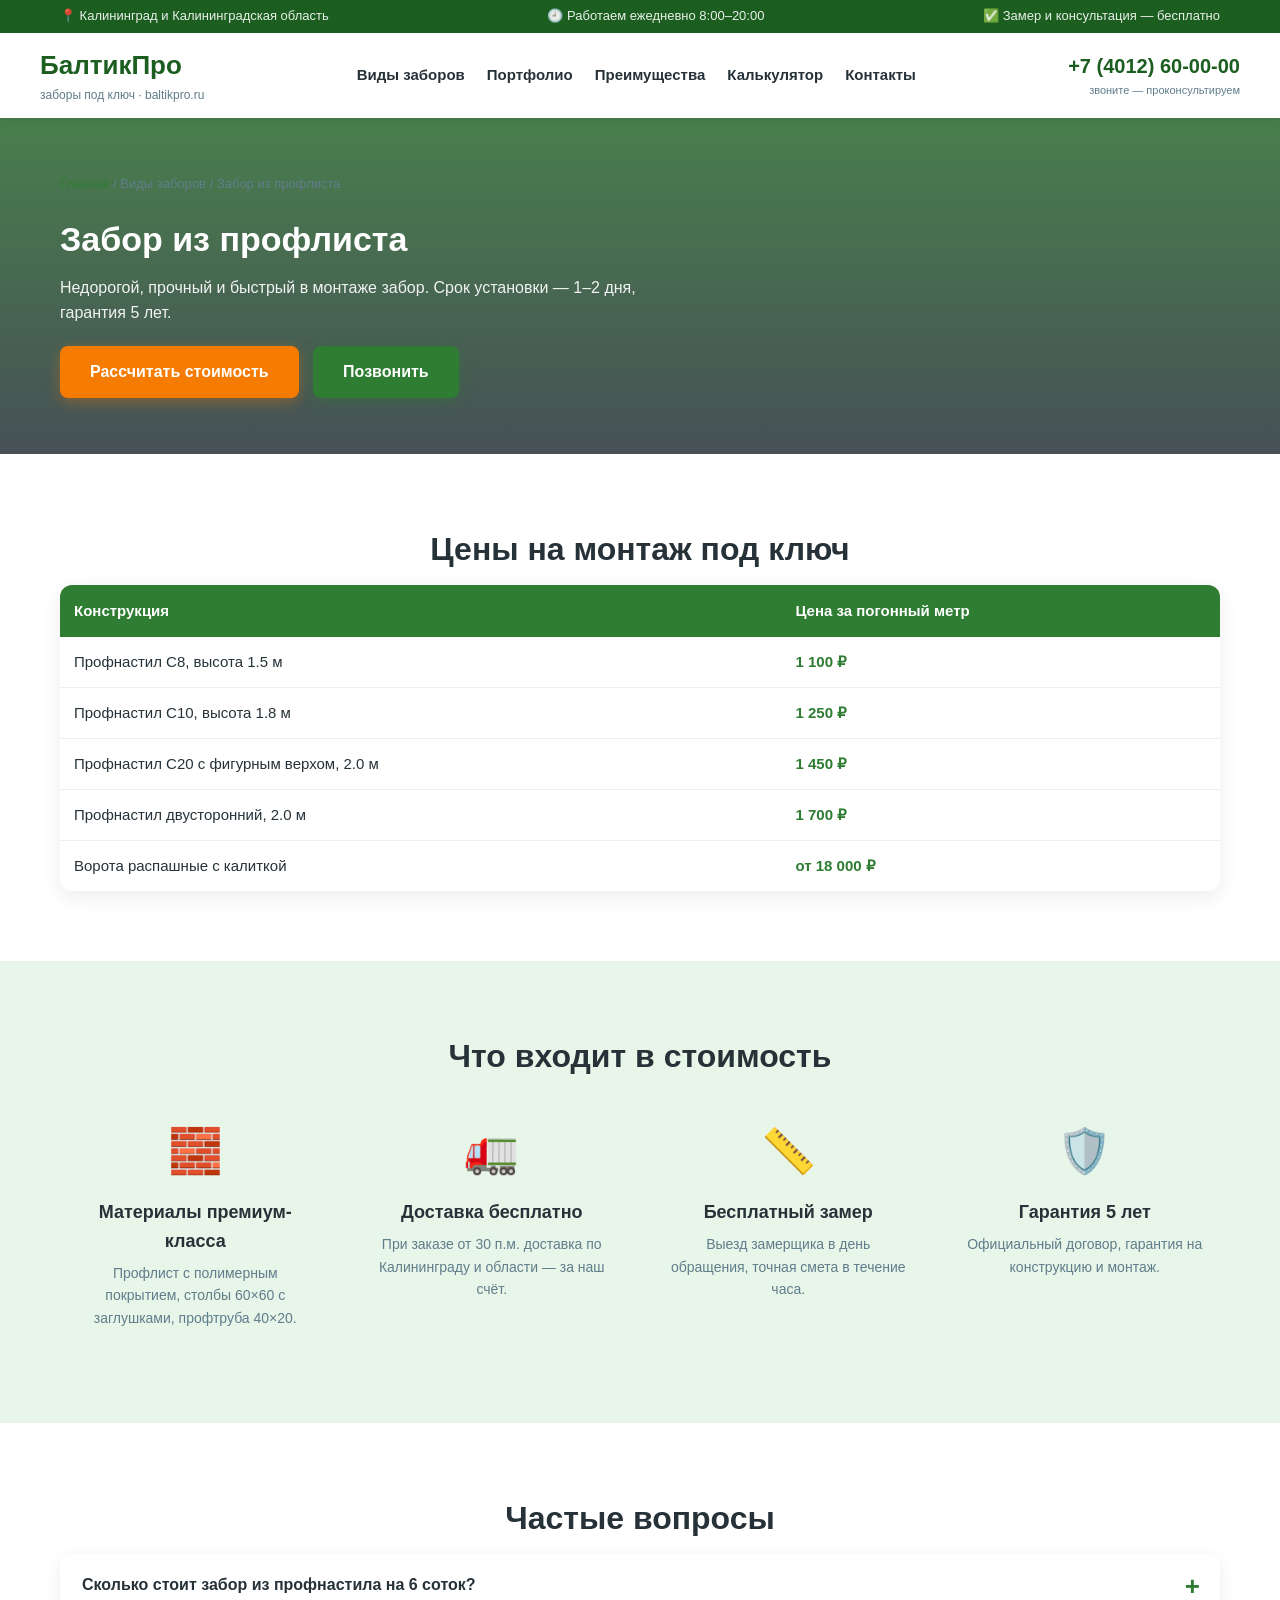
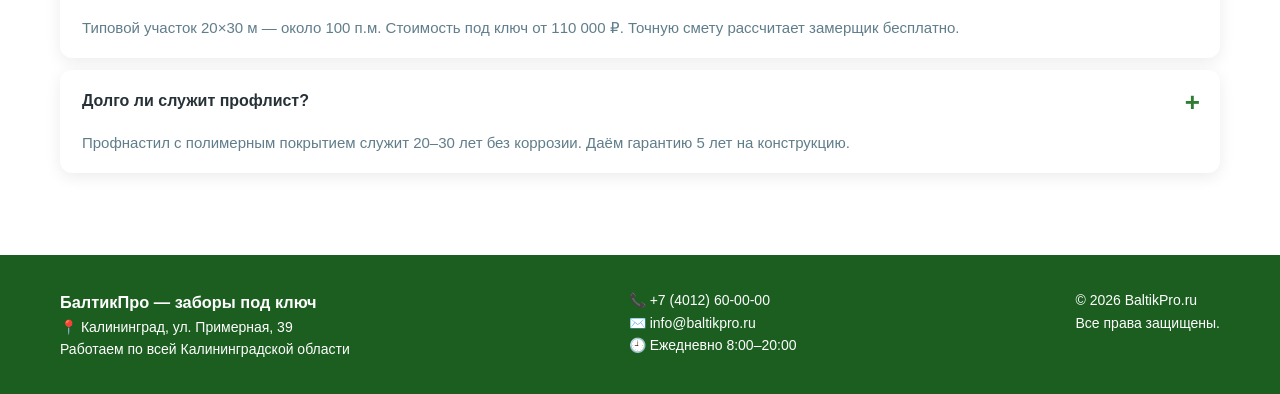
<file: zabor-iz-proflista.html>
<!DOCTYPE html>
<html lang="ru">
<head>
    <meta charset="UTF-8">
    <meta name="viewport" content="width=device-width, initial-scale=1.0">
    <title>Забор из профлиста под ключ в Калининграде — цены | БалтикПро</title>
    <link rel="stylesheet" href="style.css">
</head>
<body>
<header>
    <div class="topbar"><div class="container"><span>📍 Калининград и Калининградская область</span><span>🕘 Работаем ежедневно 8:00–20:00</span><span>✅ Замер и консультация — бесплатно</span></div></div>
    <div class="container nav">
        <a href="index.html" class="logo">БалтикПро <small>заборы под ключ · baltikpro.ru</small></a>
        <nav class="menu" id="main-menu">
            <a href="index.html#types">Виды заборов</a><a href="portfolio.html">Портфолио</a><a href="index.html#adv">Преимущества</a><a href="index.html#calc">Калькулятор</a><a href="contacts.html">Контакты</a>
        </nav>
        <div class="nav-right"><a href="tel:+74012600000" class="phone">+7 (4012) 60-00-00 <small>звоните — проконсультируем</small></a><button class="burger" id="burger-btn">☰</button></div>
    </div>
</header>
<section class="page-hero" style="background-image: linear-gradient(rgba(27,94,32,.8),rgba(38,50,56,.85)), url('https://images.unsplash.com/photo-1583608205776-bfd35f0d9f83?auto=format&fit=crop&w=1600&q=60');">
    <div class="container">
        <div class="breadcrumb"><a href="index.html">Главная</a> / Виды заборов / Забор из профлиста</div>
        <h1>Забор из профлиста</h1>
        <p>Недорогой, прочный и быстрый в монтаже забор. Срок установки — 1–2 дня, гарантия 5 лет.</p>
        <a href="index.html#calc" class="btn" style="margin-top:20px;">Рассчитать стоимость</a>
        <a href="tel:+74012600000" class="btn green" style="margin-top:20px; margin-left:10px;">Позвонить</a>
    </div>
</section>
<section>
    <div class="container">
        <h2 class="sec-title">Цены на монтаж под ключ</h2>
        <table class="price-table">
            <tr><th>Конструкция</th><th>Цена за погонный метр</th></tr>
            <tr><td>Профнастил С8, высота 1.5 м</td><td>1 100 ₽</td></tr>
            <tr><td>Профнастил С10, высота 1.8 м</td><td>1 250 ₽</td></tr>
            <tr><td>Профнастил С20 с фигурным верхом, 2.0 м</td><td>1 450 ₽</td></tr>
            <tr><td>Профнастил двусторонний, 2.0 м</td><td>1 700 ₽</td></tr>
            <tr><td>Ворота распашные с калиткой</td><td>от 18 000 ₽</td></tr>
        </table>
    </div>
</section>
<section class="adv">
    <div class="container">
        <h2 class="sec-title">Что входит в стоимость</h2>
        <div class="grid">
            <div class="adv-item"><div class="ic">🧱</div><h4>Материалы премиум-класса</h4><p>Профлист с полимерным покрытием, столбы 60×60 с заглушками, профтруба 40×20.</p></div>
            <div class="adv-item"><div class="ic">🚛</div><h4>Доставка бесплатно</h4><p>При заказе от 30 п.м. доставка по Калининграду и области — за наш счёт.</p></div>
            <div class="adv-item"><div class="ic">📏</div><h4>Бесплатный замер</h4><p>Выезд замерщика в день обращения, точная смета в течение часа.</p></div>
            <div class="adv-item"><div class="ic">🛡️</div><h4>Гарантия 5 лет</h4><p>Официальный договор, гарантия на конструкцию и монтаж.</p></div>
        </div>
    </div>
</section>
<section>
    <div class="container">
        <h2 class="sec-title">Частые вопросы</h2>
        <div class="faq-item"><summary>Сколько стоит забор из профнастила на 6 соток?</summary><p>Типовой участок 20×30 м — около 100 п.м. Стоимость под ключ от 110 000 ₽. Точную смету рассчитает замерщик бесплатно.</p></div>
        <div class="faq-item"><summary>Долго ли служит профлист?</summary><p>Профнастил с полимерным покрытием служит 20–30 лет без коррозии. Даём гарантию 5 лет на конструкцию.</p></div>
    </div>
</section>
<footer>
    <div class="container">
        <div><h3>БалтикПро — заборы под ключ</h3><p>📍 Калининград, ул. Примерная, 39</p><p>Работаем по всей Калининградской области</p></div>
        <div><p>📞 <a href="tel:+74012600000">+7 (4012) 60-00-00</a></p><p>✉️ <a href="mailto:info@baltikpro.ru">info@baltikpro.ru</a></p><p>🕘 Ежедневно 8:00–20:00</p></div>
        <div><p>© 2026 BaltikPro.ru</p><p>Все права защищены.</p></div>
    </div>
</footer>
<script src="script.js"></script>
</body>
</html>
</file>
<file: style.css>
:root{
--green:#2e7d32; --green-d:#1b5e20; --green-l:#e8f5e9;
--orange:#f57c00; --dark:#263238; --gray:#607d8b; --bg:#f7f9f7;
}
*{margin:0;padding:0;box-sizing:border-box;font-family:'Segoe UI',Arial,sans-serif}
body{color:var(--dark);background:#fff;line-height:1.6}
.container{max-width:1200px;margin:0 auto;padding:0 20px}
a{text-decoration:none;color:inherit}
img{max-width:100%}
/* Header */
header{position:sticky;top:0;z-index:100;background:#fff;box-shadow:0 2px 12px rgba(0,0,0,.08)}
.topbar{background:var(--green-d);color:#fff;font-size:13px;padding:6px 0}
.topbar .container{display:flex;justify-content:space-between;flex-wrap:wrap;gap:6px}
.topbar span{opacity:.9}
.nav{display:flex;align-items:center;justify-content:space-between;padding:12px 0;gap:14px;flex-wrap:wrap}
.logo{font-size:26px;font-weight:800;color:var(--green-d)}
.logo small{display:block;font-size:12px;color:var(--gray);font-weight:400}
.menu{display:flex;gap:22px;flex-wrap:wrap;font-weight:600;font-size:15px}
.menu a:hover{color:var(--green)}
.nav-right{display:flex;align-items:center;gap:15px}
.phone{font-size:20px;font-weight:800;color:var(--green-d);white-space:nowrap}
.phone small{display:block;font-size:11px;color:var(--gray);font-weight:400;text-align:right}
.burger{display:none;font-size:24px;background:none;border:none;cursor:pointer;color:var(--green-d)}
.btn{display:inline-block;background:var(--orange);color:#fff;font-weight:700;padding:13px 30px;border-radius:8px;border:none;cursor:pointer;font-size:16px;transition:.25s;box-shadow:0 4px 14px rgba(245,124,0,.35)}
.btn:hover{background:#e65100;transform:translateY(-2px)}
.btn.green{background:var(--green);box-shadow:0 4px 14px rgba(46,125,50,.35)}
.btn.green:hover{background:var(--green-d)}
/* Hero */
.hero{background:linear-gradient(rgba(27,94,32,.78),rgba(38,50,56,.82)),url('https://images.unsplash.com/photo-1564013799919-ab600027ffc6?auto=format&fit=crop&w=1600&q=60') center/cover;color:#fff;padding:80px 0}
.hero h1{font-size:42px;line-height:1.2;max-width:700px}
.hero h1 b{color:#ffe082}
.hero p{font-size:19px;margin:18px 0 30px;max-width:600px;opacity:.95}
.hero .chips{display:flex;gap:10px;flex-wrap:wrap;margin-bottom:32px}
.chip{background:rgba(255,255,255,.15);border:1px solid rgba(255,255,255,.35);padding:8px 16px;border-radius:30px;font-size:14px;font-weight:600}
/* Sections */
section{padding:70px 0}
.sec-title{text-align:center;font-size:32px;margin-bottom:10px}
.sec-sub{text-align:center;color:var(--gray);margin-bottom:44px;font-size:17px}
/* Cards */
.grid{display:grid;grid-template-columns:repeat(auto-fit,minmax(260px,1fr));gap:26px}
.card{background:#fff;border-radius:14px;overflow:hidden;box-shadow:0 6px 22px rgba(0,0,0,.08);transition:.3s;display:flex;flex-direction:column}
.card:hover{transform:translateY(-6px);box-shadow:0 14px 30px rgba(0,0,0,.14)}
.card img{height:190px;width:100%;object-fit:cover}
.card-body{padding:22px;display:flex;flex-direction:column;flex:1}
.card h3{font-size:20px;margin-bottom:8px}
.card .price{color:var(--green);font-weight:800;font-size:19px;margin:10px 0}
.card ul{list-style:none;font-size:14px;color:var(--gray);margin-bottom:16px}
.card ul li::before{content:"✔ ";color:var(--green);font-weight:700}
.card .btn{margin-top:auto;text-align:center;font-size:15px;padding:11px 18px}
/* Advantages */
.adv{background:var(--green-l)}
.adv .grid{grid-template-columns:repeat(auto-fit,minmax(220px,1fr))}
.adv-item{text-align:center;padding:24px 14px}
.adv-item .ic{font-size:44px;margin-bottom:12px}
.adv-item h4{font-size:18px;margin-bottom:6px}
.adv-item p{font-size:14px;color:var(--gray)}
/* Calculator */
.calc{background:var(--dark);color:#fff}
.calc .sec-title,.calc .sec-sub{color:#fff}
.calc-box{background:#37474f;border-radius:14px;padding:34px;max-width:760px;margin:0 auto}
.calc-row{margin-bottom:22px}
.calc-row label{display:block;font-weight:600;margin-bottom:8px}
.calc-row select,.calc-row input{width:100%;padding:12px;border-radius:8px;border:none;font-size:16px}
.calc-result{text-align:center;font-size:24px;font-weight:800;background:var(--green-d);border-radius:10px;padding:20px;margin-top:8px}
.calc-result span{color:#ffe082}
/* Footer */
footer{background:var(--green-d);color:#fff;padding:34px 0;font-size:14px}
footer .container{display:flex;justify-content:space-between;flex-wrap:wrap;gap:20px}
footer a:hover{color:#ffe082}
/* Extra shared */
.breadcrumb{font-size:13px;color:var(--gray);margin-bottom:18px}
.breadcrumb a{color:var(--green)}
.page-hero{background:linear-gradient(rgba(27,94,32,.8),rgba(38,50,56,.85)),center/cover;color:#fff;padding:56px 0}
.page-hero h1{font-size:34px;margin-bottom:8px}
.page-hero p{opacity:.92;max-width:640px}
table.price-table{width:100%;border-collapse:collapse;background:#fff;border-radius:12px;overflow:hidden;box-shadow:0 6px 22px rgba(0,0,0,.08)}
.price-table th{background:var(--green);color:#fff;padding:14px;text-align:left;font-size:15px}
.price-table td{padding:13px 14px;border-bottom:1px solid #eceff1;font-size:15px}
.price-table tr:last-child td{border-bottom:none}
.price-table td:last-child{font-weight:700;color:var(--green);white-space:nowrap}
.faq-item{background:#fff;border-radius:12px;box-shadow:0 4px 16px rgba(0,0,0,.08);margin-bottom:12px;overflow:hidden}
.faq-item summary{padding:18px 22px;font-weight:700;cursor:pointer;list-style:none;position:relative;padding-right:48px}
.faq-item summary::after{content: "+";position:absolute;right:20px;top:12px;font-size:26px;color:var(--green)}
.faq-item[open] summary::after{content: "–"}
.faq-item p{padding:0 22px 18px;color:var(--gray);font-size:15px}
.two-col{display:grid;grid-template-columns:1fr 1fr;gap:40px;align-items:start}
@media(max-width:820px){.two-col{grid-template-columns:1fr}}
@media(max-width:720px){
.hero h1{font-size:28px}
.sec-title{font-size:26px}
.menu{display:none;position:absolute;top:100%;left:0;right:0;background:#fff;flex-direction:column;padding:20px;box-shadow:0 10px 15px rgba(0,0,0,.1);gap:15px}
.menu.active{display:flex}
.burger{display:block}
.phone{font-size:16px}
}
</file>
